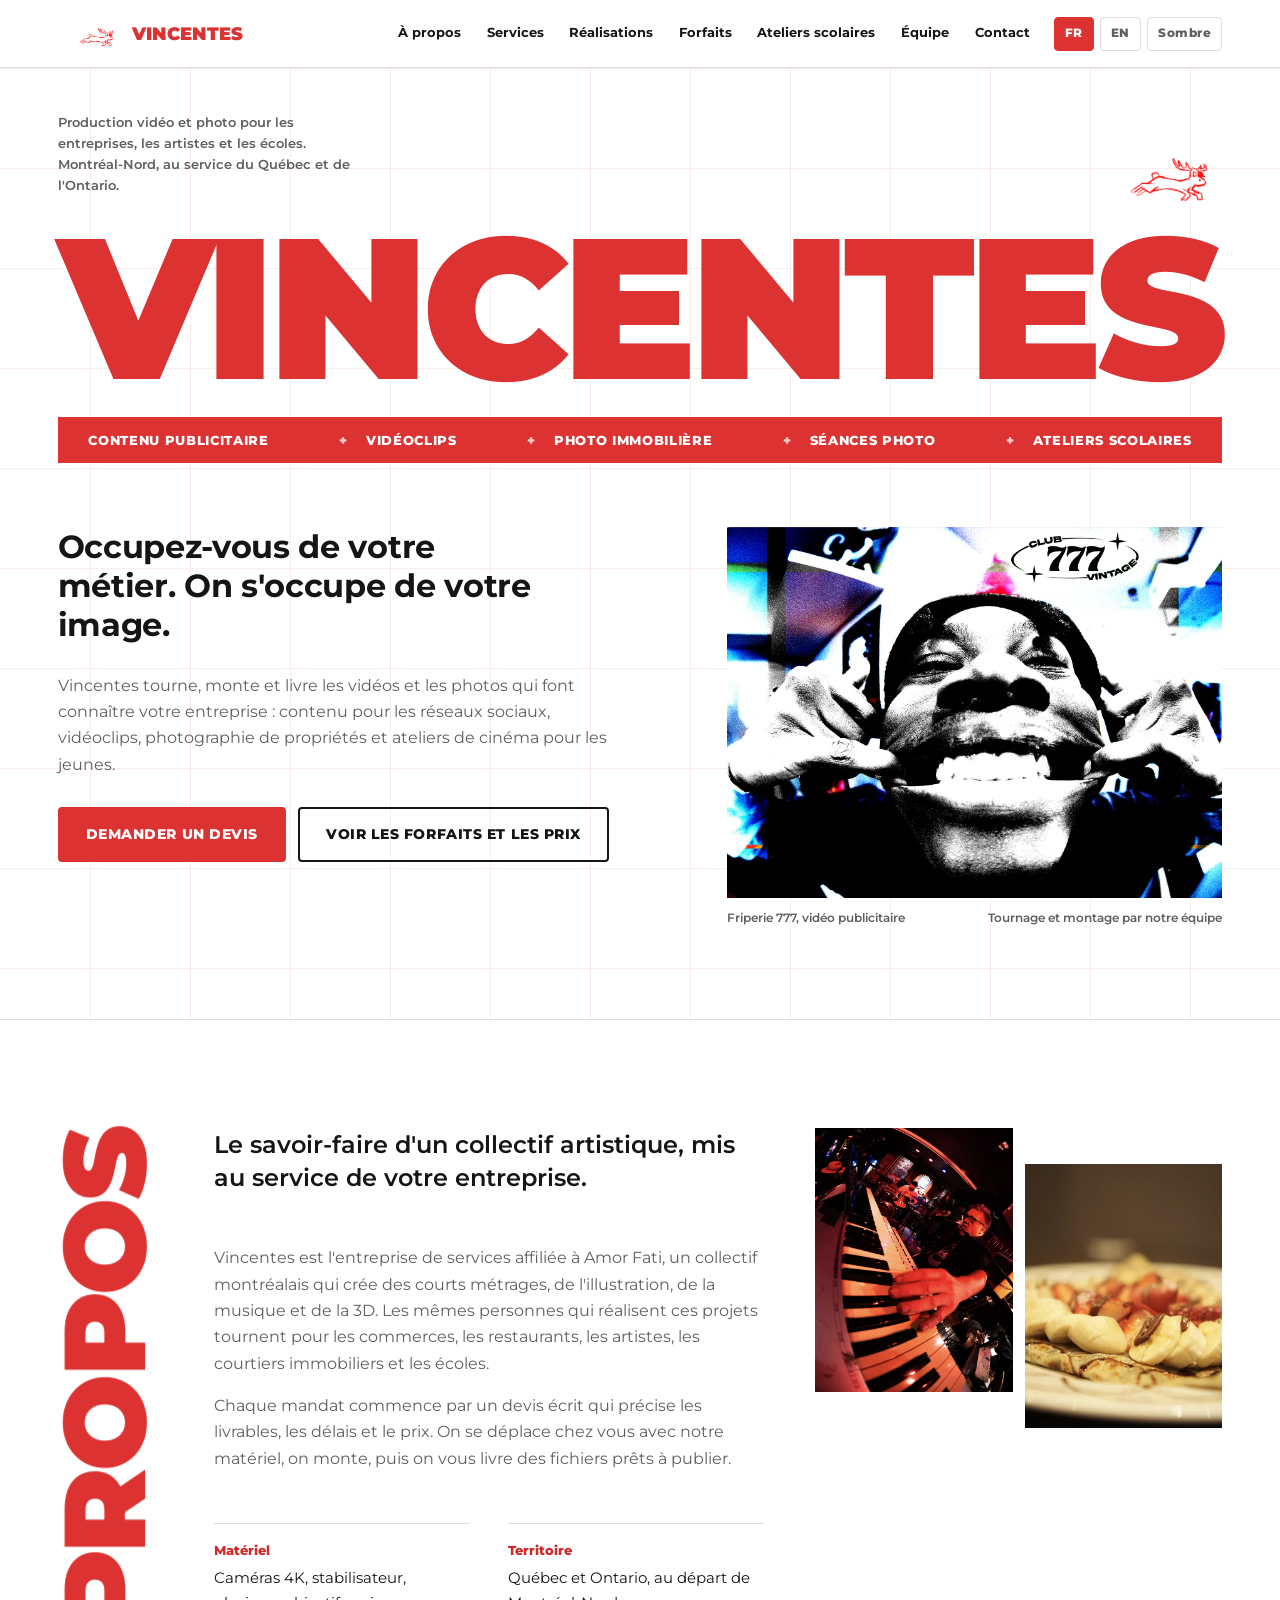
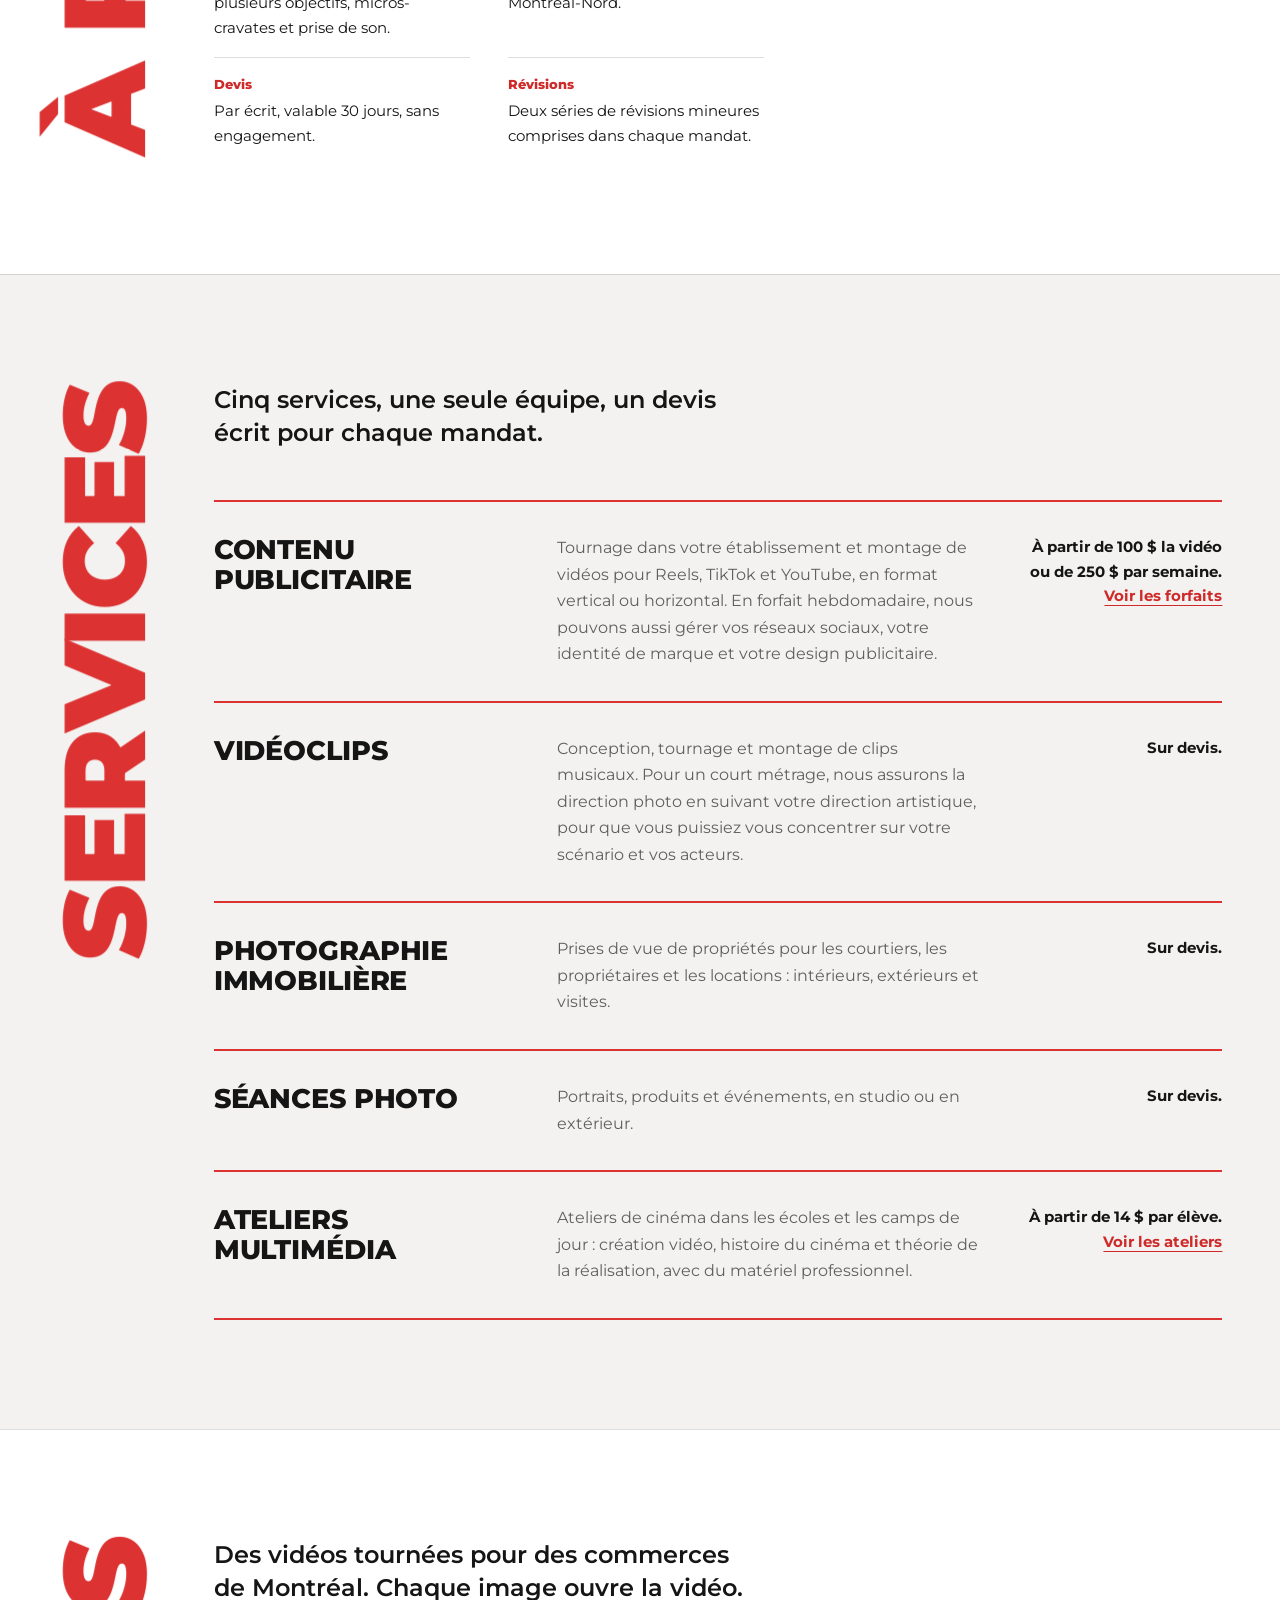
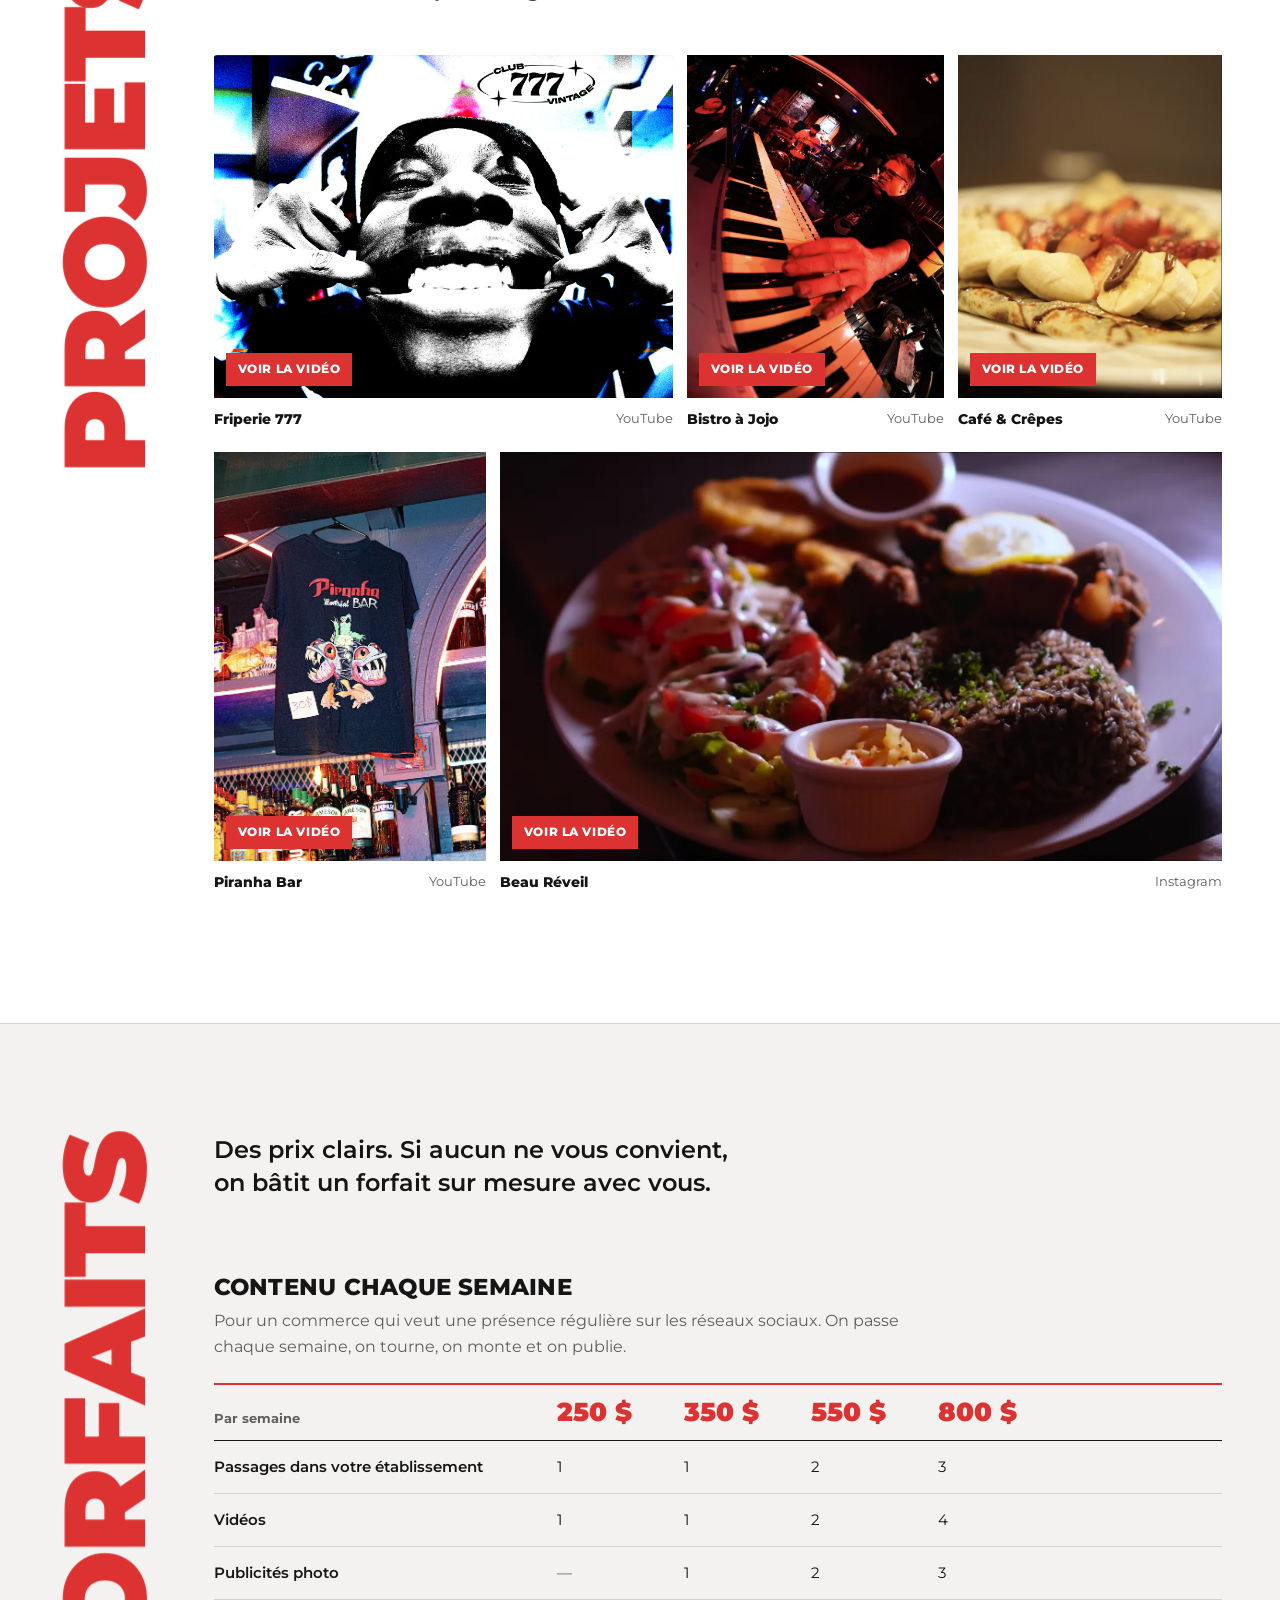
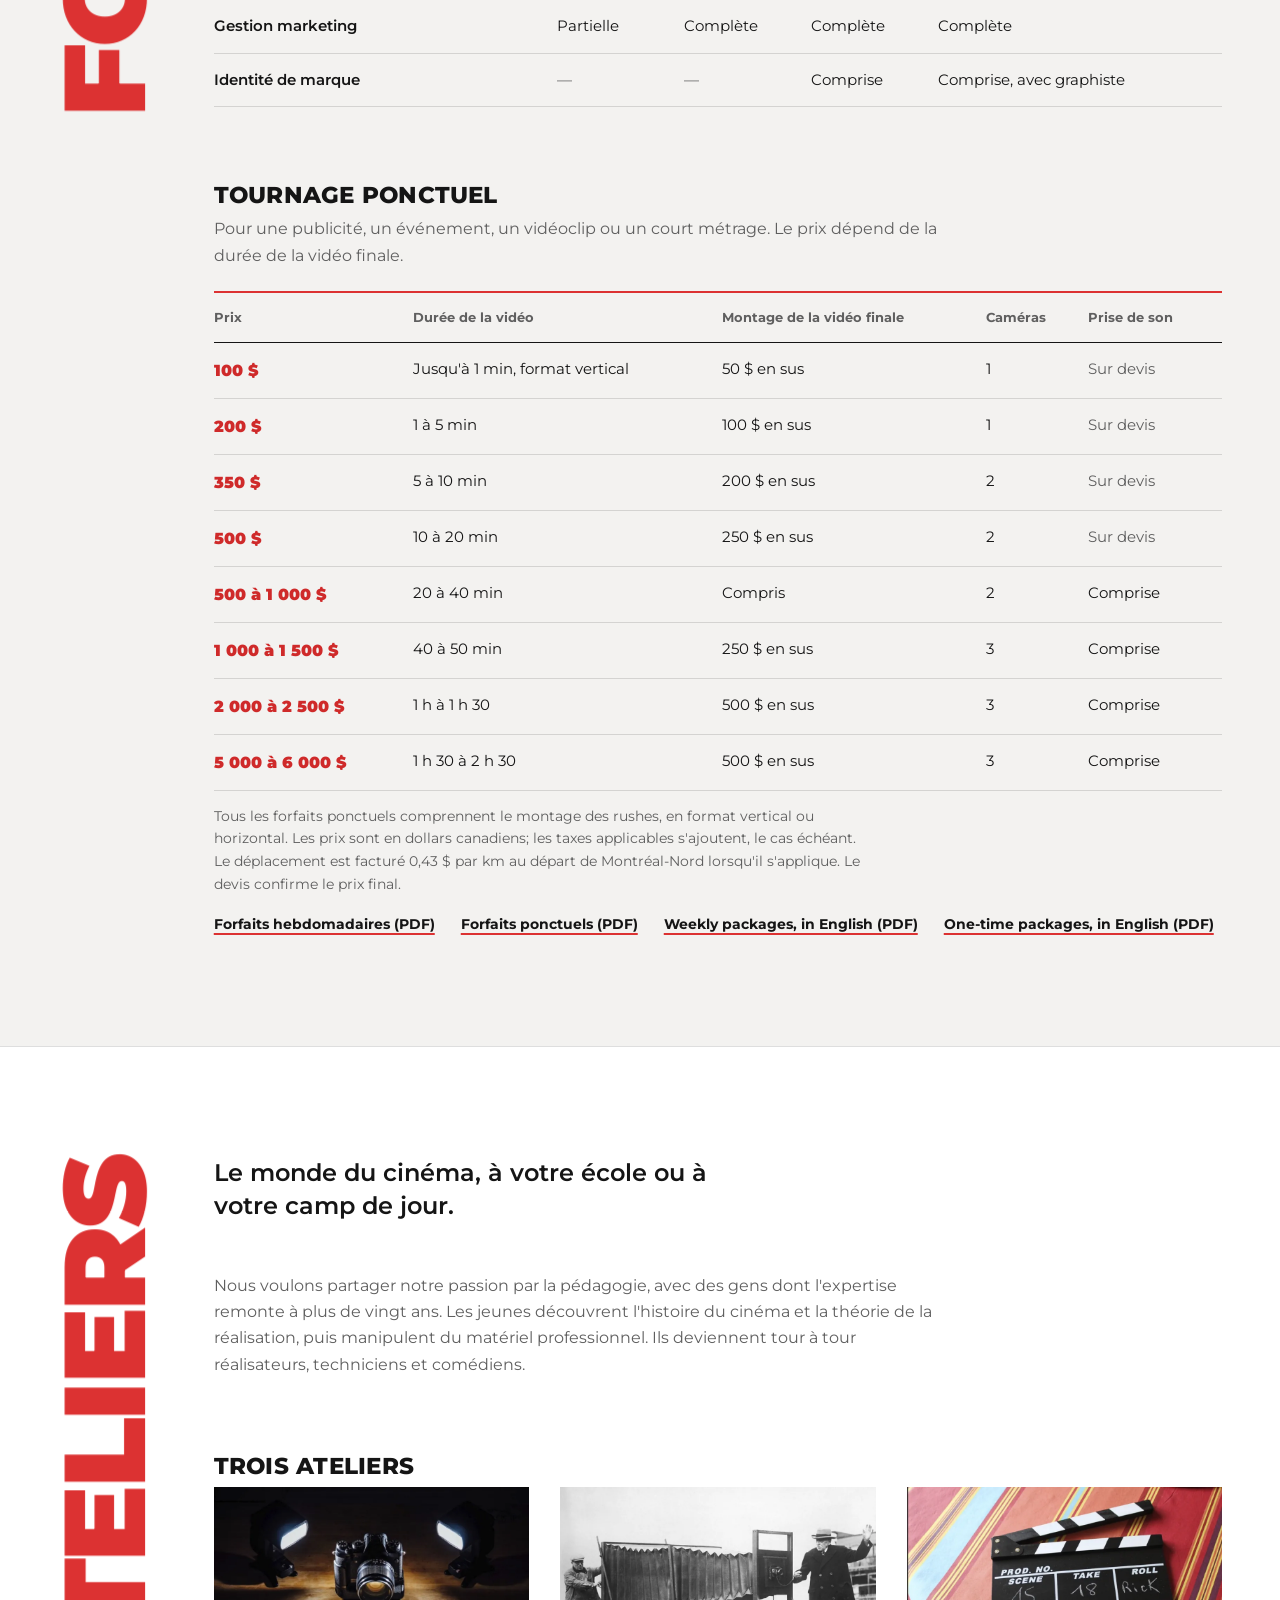
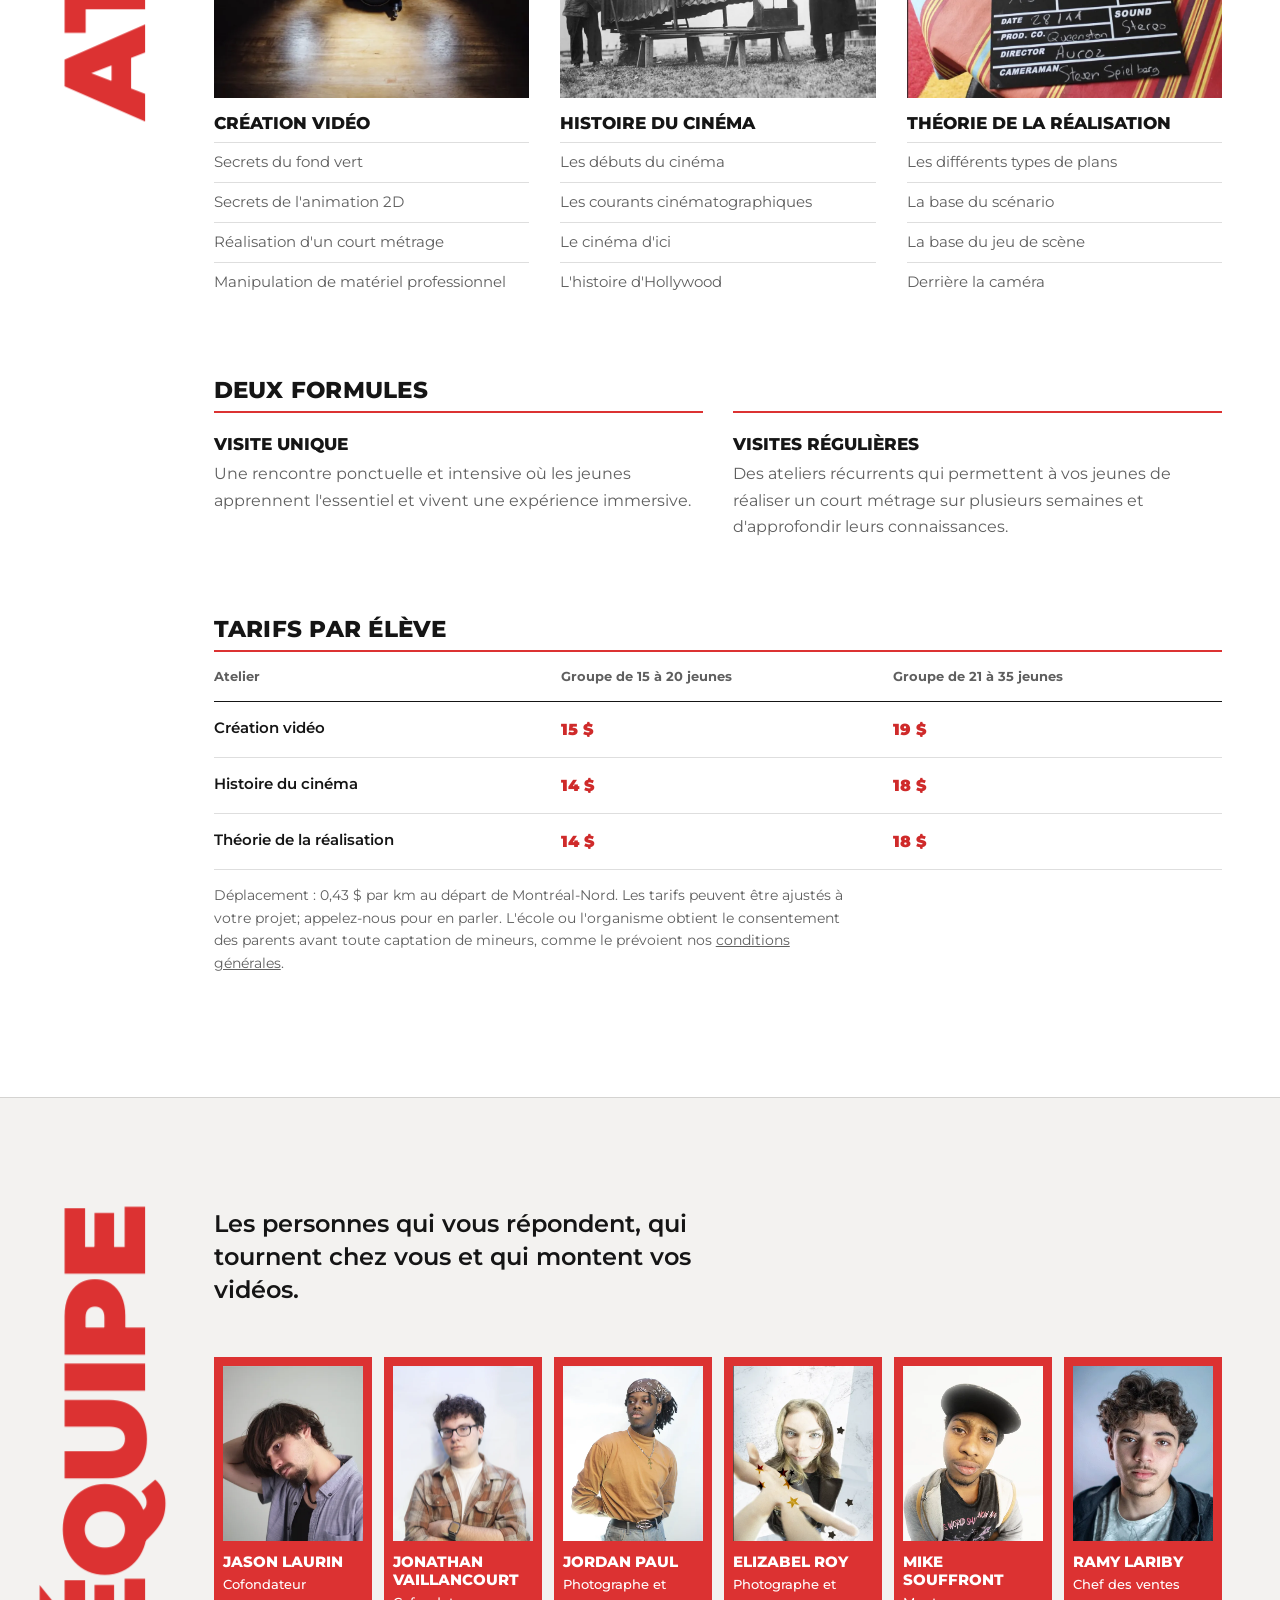
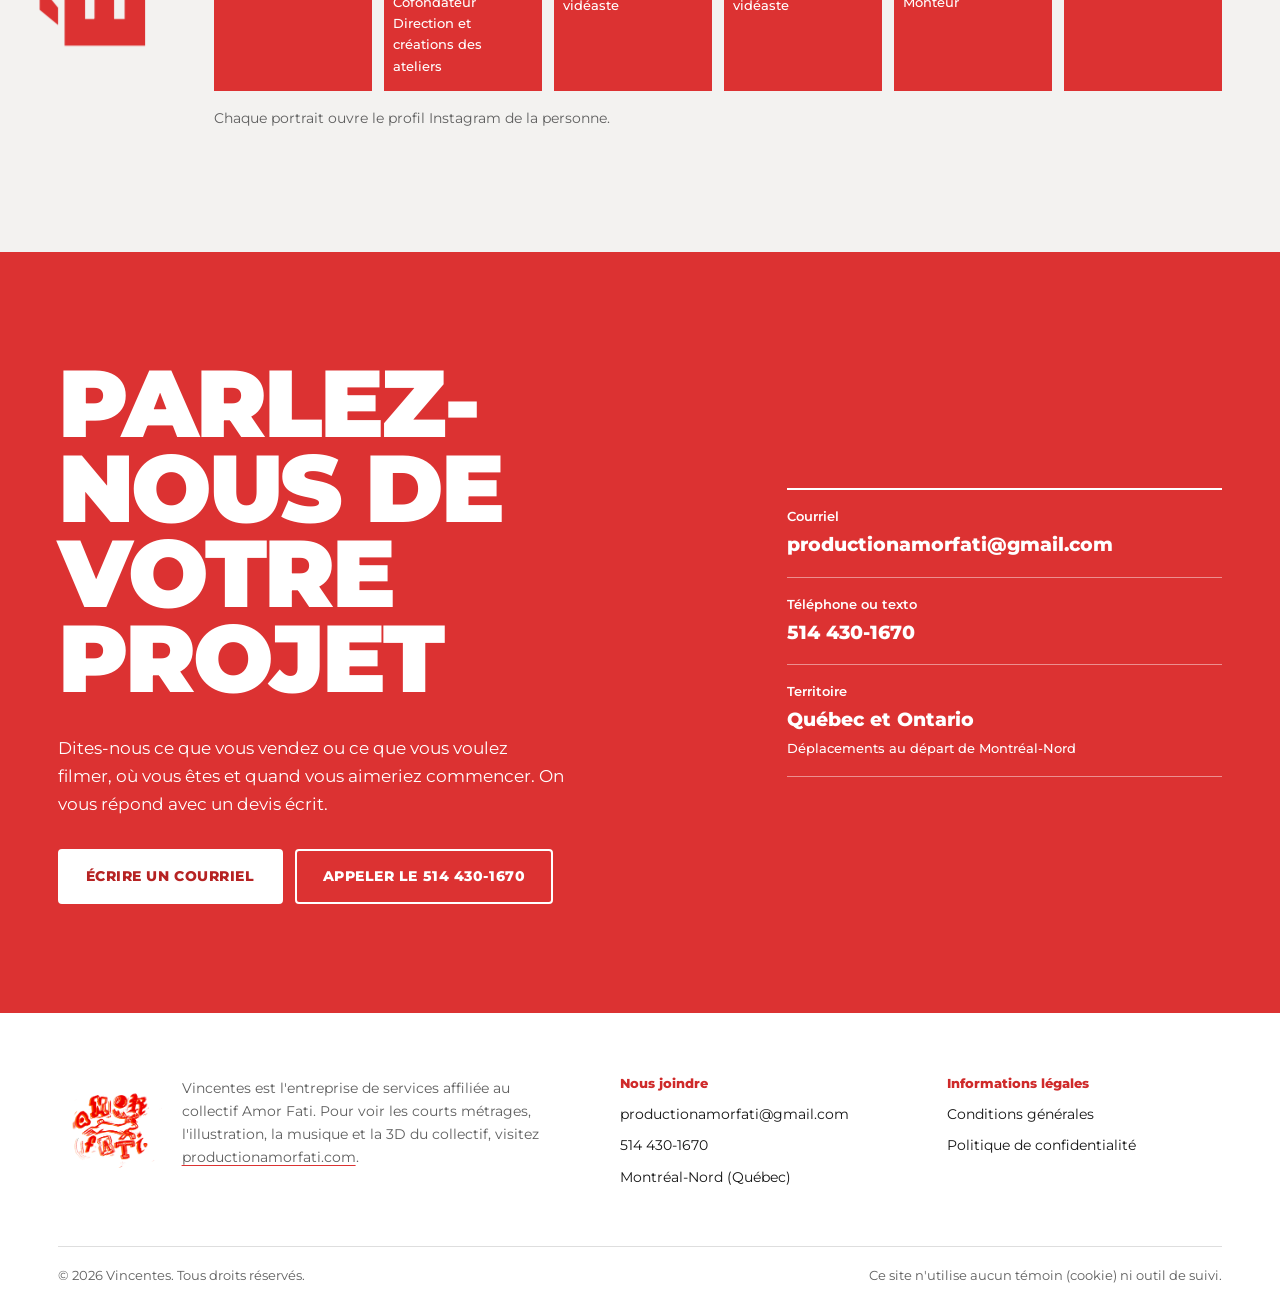
<file: index.html>
<!DOCTYPE html>
<html lang="fr-CA">
<head>
    <meta charset="UTF-8">
    <meta name="viewport" content="width=device-width, initial-scale=1">
    <title data-en="Vincentes | Video and photo production for businesses and schools — Montréal">Vincentes | Production vidéo et photo pour entreprises et écoles — Montréal</title>
    <meta name="description" content="Vincentes produit du contenu publicitaire, des vidéoclips, de la photographie immobilière, des séances photo et des ateliers multimédia pour les écoles. Entreprise de services affiliée au collectif Amor Fati, à Montréal.">
    <meta name="author" content="Vincentes">
    <meta name="robots" content="index, follow">
    <meta name="theme-color" content="#dc3232">

    <link rel="canonical" href="https://servicesvincentes.com/">
    <!-- Aperçu lors des partages (Facebook, LinkedIn, iMessage...) -->
    <meta property="og:type" content="website">
    <meta property="og:url" content="https://servicesvincentes.com/">
    <meta property="og:site_name" content="Vincentes">
    <meta property="og:locale" content="fr_CA">
    <meta property="og:locale:alternate" content="en_CA">
    <meta property="og:title" content="Vincentes | Production vidéo et photo pour entreprises et écoles — Montréal">
    <meta property="og:description" content="Vincentes produit du contenu publicitaire, des vidéoclips, de la photographie immobilière, des séances photo et des ateliers multimédia pour les écoles. Entreprise de services affiliée au collectif Amor Fati, à Montréal.">
    <meta property="og:image" content="https://servicesvincentes.com/assets/img/og-vincentes.png">
    <meta property="og:image:width" content="1200">
    <meta property="og:image:height" content="630">
    <meta name="twitter:card" content="summary_large_image">
    <meta name="twitter:image" content="https://servicesvincentes.com/assets/img/og-vincentes.png">

    <link rel="icon" type="image/png" href="assets/img/favicon.png">
    <link rel="apple-touch-icon" href="assets/img/apple-touch-icon.png">
    <link rel="stylesheet" href="assets/css/style.css">
    <script src="assets/js/main.js"></script>
    <script type="application/ld+json">
    {
      "@context": "https://schema.org",
      "@type": "LocalBusiness",
      "name": "Vincentes",
      "url": "https://servicesvincentes.com/",
      "description": "Production vidéo et photo pour les entreprises, les artistes et les écoles : contenu publicitaire, vidéoclips, photographie immobilière, séances photo et ateliers multimédia.",
      "email": "productionamorfati@gmail.com",
      "telephone": "+1-514-430-1670",
      "address": { "@type": "PostalAddress", "addressLocality": "Montréal-Nord", "addressRegion": "QC", "addressCountry": "CA" },
      "areaServed": ["Québec", "Ontario"],
      "parentOrganization": { "@type": "Organization", "name": "Amor Fati", "url": "https://productionamorfati.com/" },
      "makesOffer": [
        { "@type": "Offer", "itemOffered": { "@type": "Service", "name": "Production de contenu publicitaire" } },
        { "@type": "Offer", "itemOffered": { "@type": "Service", "name": "Réalisation de vidéoclips" } },
        { "@type": "Offer", "itemOffered": { "@type": "Service", "name": "Photographie immobilière" } },
        { "@type": "Offer", "itemOffered": { "@type": "Service", "name": "Séances photo" } },
        { "@type": "Offer", "itemOffered": { "@type": "Service", "name": "Ateliers multimédia en milieu scolaire" } }
      ]
    }
    </script>
</head>
<body>
    <a class="skip" href="#contenu" data-en="Skip to content">Aller au contenu</a>

    <header class="site-header">
        <a class="brand" href="#accueil" aria-label="Vincentes — accueil">
            <img src="assets/img/jackalope.png" alt="" width="362" height="209">
            <span>Vincentes</span>
        </a>
        <nav class="site-nav" id="site-nav" aria-label="Navigation principale">
            <a href="#a-propos" data-en="About">À propos</a>
            <a href="#services" data-en="Services">Services</a>
            <a href="#projets" data-en="Work">Réalisations</a>
            <a href="#forfaits" data-en="Packages">Forfaits</a>
            <a href="#ateliers" data-en="School workshops">Ateliers scolaires</a>
            <a href="#equipe" data-en="Team">Équipe</a>
            <a href="#contact" data-en="Contact">Contact</a>
        </nav>
        <div class="tools">
            <button class="tool-btn" type="button" data-lang="fr" aria-pressed="true" aria-label="Français">FR</button>
            <button class="tool-btn" type="button" data-lang="en" aria-pressed="false" aria-label="English">EN</button>
            <button class="tool-btn" type="button" id="theme-btn" aria-pressed="false" data-en="Dark">Sombre</button>
            <button class="tool-btn menu-btn" type="button" id="menu-btn" aria-expanded="false" aria-controls="site-nav" data-en="Menu">Menu</button>
        </div>
    </header>

    <main id="contenu">

    <!-- ============================ ACCUEIL ============================ -->
    <section class="hero" id="accueil">
        <div class="hero-inner">
            <div class="hero-meta">
                <p data-en="Video and photo production for businesses, artists and schools. Montréal-Nord, serving Quebec and Ontario.">Production vidéo et photo pour les entreprises, les artistes et les écoles. Montréal-Nord, au service du Québec et de l'Ontario.</p>
                <img class="wordmark-jackalope" src="assets/img/jackalope.png" alt="" width="362" height="209" aria-hidden="true">
            </div>
            <h1 class="wordmark">Vincentes<span class="sr-only" data-en=" — video and photo production in Montréal"> — production vidéo et photo à Montréal</span></h1>
            <ul class="hero-strip on-red">
                <li><a href="#services" data-en="Ad content">Contenu publicitaire</a></li>
                <li><a href="#services" data-en="Music videos">Vidéoclips</a></li>
                <li><a href="#services" data-en="Real estate photo">Photo immobilière</a></li>
                <li><a href="#services" data-en="Photo shoots">Séances photo</a></li>
                <li><a href="#ateliers" data-en="School workshops">Ateliers scolaires</a></li>
            </ul>

            <div class="hero-body">
                <div>
                    <p class="lede" data-en="You run your business. We take care of how it looks.">Occupez-vous de votre métier. On s'occupe de votre image.</p>
                    <p class="hero-sub" data-en="Vincentes shoots, edits and delivers the videos and photos that get your business known: social media content, music videos, property photography and film workshops for young people.">Vincentes tourne, monte et livre les vidéos et les photos qui font connaître votre entreprise : contenu pour les réseaux sociaux, vidéoclips, photographie de propriétés et ateliers de cinéma pour les jeunes.</p>
                    <div class="actions">
                        <a class="btn" href="mailto:productionamorfati@gmail.com?subject=Demande%20de%20devis%20%E2%80%94%20Vincentes" data-en="Request a quote">Demander un devis</a>
                        <a class="btn ghost" href="#forfaits" data-en="See packages and prices">Voir les forfaits et les prix</a>
                    </div>
                </div>
                <figure class="hero-figure">
                    <img src="assets/img/clients/friperie-777.webp" alt="Image tirée de la vidéo tournée pour la Friperie 777 : un homme souriant en contre-plongée, traité en noir et blanc très contrasté" width="793" height="593">
                    <figcaption><span data-en="Friperie 777, ad video">Friperie 777, vidéo publicitaire</span><span data-en="Shot and edited by our team">Tournage et montage par notre équipe</span></figcaption>
                </figure>
            </div>
        </div>
    </section>

    <!-- ============================ À PROPOS ============================ -->
    <section class="band" id="a-propos">
        <div class="band-inner">
            <h2 class="rail-title" data-en="About">À propos</h2>
            <div class="band-content">
                <div class="about-grid">
                    <div>
                        <p class="band-intro" data-en="The service side of an art collective, working for your business.">Le savoir-faire d'un collectif artistique, mis au service de votre entreprise.</p>
                        <div class="prose">
                            <p data-en="Vincentes is the service company affiliated with Amor Fati, a Montréal collective that makes short films, illustration, music and 3D. The same people who direct those projects shoot for shops, restaurants, artists, real estate brokers and schools.">Vincentes est l'entreprise de services affiliée à Amor Fati, un collectif montréalais qui crée des courts métrages, de l'illustration, de la musique et de la 3D. Les mêmes personnes qui réalisent ces projets tournent pour les commerces, les restaurants, les artistes, les courtiers immobiliers et les écoles.</p>
                            <p data-en="Every job starts with a written quote that sets out the deliverables, the timeline and the price. We come to you with our own equipment, we edit, and we deliver files that are ready to publish.">Chaque mandat commence par un devis écrit qui précise les livrables, les délais et le prix. On se déplace chez vous avec notre matériel, on monte, puis on vous livre des fichiers prêts à publier.</p>
                        </div>
                        <dl class="facts">
                            <div><dt data-en="Equipment">Matériel</dt><dd data-en="4K cameras, gimbal stabilizer, a range of lenses, lavalier microphones and audio recording.">Caméras 4K, stabilisateur, plusieurs objectifs, micros-cravates et prise de son.</dd></div>
                            <div><dt data-en="Service area">Territoire</dt><dd data-en="Quebec and Ontario, travelling out of Montréal-Nord.">Québec et Ontario, au départ de Montréal-Nord.</dd></div>
                            <div><dt data-en="Quote">Devis</dt><dd data-en="In writing, valid for 30 days, with no obligation.">Par écrit, valable 30 jours, sans engagement.</dd></div>
                            <div><dt data-en="Revisions">Révisions</dt><dd data-en="Two rounds of minor revisions included in every job.">Deux séries de révisions mineures comprises dans chaque mandat.</dd></div>
                        </dl>
                    </div>
                    <div class="about-photos">
                        <img src="assets/img/clients/bistro-a-jojo.webp" alt="Pianiste en concert au Bistro à Jojo, photographié au grand-angle sous un éclairage rouge" width="663" height="885" loading="lazy">
                        <img src="assets/img/clients/cafe-et-crepes.webp" alt="Crêpe aux fraises et aux bananes servie chez Café et Crêpes" width="667" height="864" loading="lazy">
                    </div>
                </div>
            </div>
        </div>
    </section>

    <!-- ============================ SERVICES ============================ -->
    <section class="band tinted" id="services">
        <div class="band-inner">
            <h2 class="rail-title" data-en="Services">Services</h2>
            <div class="band-content">
                <p class="band-intro" data-en="Five services, one team, one written quote per job.">Cinq services, une seule équipe, un devis écrit pour chaque mandat.</p>
                <ul class="service-list">
                    <li class="service">
                        <h3 data-en="Ad content">Contenu publicitaire</h3>
                        <p data-en="We shoot in your business and edit videos for Reels, TikTok and YouTube, in vertical or horizontal format. With a weekly package, we can also manage your social media, your brand identity and your ad design.">Tournage dans votre établissement et montage de vidéos pour Reels, TikTok et YouTube, en format vertical ou horizontal. En forfait hebdomadaire, nous pouvons aussi gérer vos réseaux sociaux, votre identité de marque et votre design publicitaire.</p>
                        <p class="price"><span data-en="From $100 per video or $250 per week.">À partir de 100 $ la vidéo ou de 250 $ par semaine.</span><br><a href="#forfaits" data-en="See packages">Voir les forfaits</a></p>
                    </li>
                    <li class="service">
                        <h3 data-en="Music videos">Vidéoclips</h3>
                        <p data-en="Concept, shooting and editing of music videos. For a short film, we handle the cinematography and follow your artistic direction, so you can focus on your script and your actors.">Conception, tournage et montage de clips musicaux. Pour un court métrage, nous assurons la direction photo en suivant votre direction artistique, pour que vous puissiez vous concentrer sur votre scénario et vos acteurs.</p>
                        <p class="price" data-en="By quote.">Sur devis.</p>
                    </li>
                    <li class="service">
                        <h3 data-en="Real estate photography">Photographie immobilière</h3>
                        <p data-en="Photos of properties for brokers, owners and rentals: interiors, exteriors and walkthroughs.">Prises de vue de propriétés pour les courtiers, les propriétaires et les locations : intérieurs, extérieurs et visites.</p>
                        <p class="price" data-en="By quote.">Sur devis.</p>
                    </li>
                    <li class="service">
                        <h3 data-en="Photo shoots">Séances photo</h3>
                        <p data-en="Portraits, products and events, in a studio or outdoors.">Portraits, produits et événements, en studio ou en extérieur.</p>
                        <p class="price" data-en="By quote.">Sur devis.</p>
                    </li>
                    <li class="service">
                        <h3 data-en="Multimedia workshops">Ateliers multimédia</h3>
                        <p data-en="Film workshops in schools and day camps: video creation, film history and directing theory, with professional equipment.">Ateliers de cinéma dans les écoles et les camps de jour : création vidéo, histoire du cinéma et théorie de la réalisation, avec du matériel professionnel.</p>
                        <p class="price"><span data-en="From $14 per student.">À partir de 14 $ par élève.</span><br><a href="#ateliers" data-en="See workshops">Voir les ateliers</a></p>
                    </li>
                </ul>
            </div>
        </div>
    </section>

    <!-- ============================ RÉALISATIONS ============================ -->
    <section class="band" id="projets">
        <div class="band-inner">
            <h2 class="rail-title" data-en="Work">Projets</h2>
            <div class="band-content">
                <p class="band-intro" data-en="Videos shot for Montréal businesses. Each image opens the video.">Des vidéos tournées pour des commerces de Montréal. Chaque image ouvre la vidéo.</p>
                <div class="work-row">
                    <a class="work wide" style="--ar:1.337" href="https://www.youtube.com/shorts/ZappL48qgbQ" target="_blank" rel="noopener">
                        <div class="work-img"><img src="assets/img/clients/friperie-777.webp" alt="Friperie 777 : portrait en contre-plongée, noir et blanc contrasté" loading="lazy"><span class="work-play" data-en="Watch the video">Voir la vidéo</span></div>
                        <div class="work-cap"><strong>Friperie 777</strong><span>YouTube</span></div>
                    </a>
                    <a class="work" style="--ar:0.749" href="https://www.youtube.com/shorts/lZZNtsFhsY4" target="_blank" rel="noopener">
                        <div class="work-img"><img src="assets/img/clients/bistro-a-jojo.webp" alt="Bistro à Jojo : pianiste sur scène" loading="lazy"><span class="work-play" data-en="Watch the video">Voir la vidéo</span></div>
                        <div class="work-cap"><strong>Bistro à Jojo</strong><span>YouTube</span></div>
                    </a>
                    <a class="work" style="--ar:0.772" href="https://www.youtube.com/watch?v=5gc4kjuLFOo" target="_blank" rel="noopener">
                        <div class="work-img"><img src="assets/img/clients/cafe-et-crepes.webp" alt="Café et Crêpes : crêpe aux fruits" loading="lazy"><span class="work-play" data-en="Watch the video">Voir la vidéo</span></div>
                        <div class="work-cap"><strong>Café &amp; Crêpes</strong><span>YouTube</span></div>
                    </a>
                </div>
                <div class="work-row">
                    <a class="work" style="--ar:0.666" href="https://www.youtube.com/shorts/1hRdDMp_rv4" target="_blank" rel="noopener">
                        <div class="work-img"><img src="assets/img/clients/piranha-bar.webp" alt="Piranha Bar : t-shirt du bar suspendu au-dessus des bouteilles" loading="lazy"><span class="work-play" data-en="Watch the video">Voir la vidéo</span></div>
                        <div class="work-cap"><strong>Piranha Bar</strong><span>YouTube</span></div>
                    </a>
                    <a class="work" style="--ar:1.769" href="https://www.instagram.com/reel/DYiwM9euzUq/" target="_blank" rel="noopener">
                        <div class="work-img"><img src="assets/img/clients/beau-reveil.webp" alt="Beau Réveil : assiette de déjeuner garnie" loading="lazy"><span class="work-play" data-en="Watch the video">Voir la vidéo</span></div>
                        <div class="work-cap"><strong>Beau Réveil</strong><span>Instagram</span></div>
                    </a>
                </div>
            </div>
        </div>
    </section>

    <!-- ============================ FORFAITS ============================ -->
    <section class="band tinted" id="forfaits">
        <div class="band-inner">
            <h2 class="rail-title" data-en="Packages">Forfaits</h2>
            <div class="band-content">
                <p class="band-intro" data-en="Clear prices. If none of these fits, we build a custom package with you.">Des prix clairs. Si aucun ne vous convient, on bâtit un forfait sur mesure avec vous.</p>

                <h3 class="sub-title" data-en="Weekly content">Contenu chaque semaine</h3>
                <p class="sub-lead" data-en="For a business that wants a steady presence on social media. We come by every week, shoot, edit and publish.">Pour un commerce qui veut une présence régulière sur les réseaux sociaux. On passe chaque semaine, on tourne, on monte et on publie.</p>
                <div class="table-wrap" tabindex="0" role="region" aria-label="Forfaits hebdomadaires">
                    <table class="plans">
                        <thead>
                            <tr>
                                <th scope="col" data-en="Per week">Par semaine</th>
                                <th scope="col">250 $</th>
                                <th scope="col">350 $</th>
                                <th scope="col">550 $</th>
                                <th scope="col">800 $</th>
                            </tr>
                        </thead>
                        <tbody>
                            <tr><th scope="row" data-en="Visits to your business">Passages dans votre établissement</th><td>1</td><td>1</td><td>2</td><td>3</td></tr>
                            <tr><th scope="row" data-en="Videos">Vidéos</th><td>1</td><td>1</td><td>2</td><td>4</td></tr>
                            <tr><th scope="row" data-en="Photo ads">Publicités photo</th><td class="none">—</td><td>1</td><td>2</td><td>3</td></tr>
                            <tr><th scope="row" data-en="Marketing management">Gestion marketing</th><td data-en="Partial">Partielle</td><td data-en="Full">Complète</td><td data-en="Full">Complète</td><td data-en="Full">Complète</td></tr>
                            <tr><th scope="row" data-en="Brand identity">Identité de marque</th><td class="none">—</td><td class="none">—</td><td data-en="Included">Comprise</td><td data-en="Included, with a graphic designer">Comprise, avec graphiste</td></tr>
                        </tbody>
                    </table>
                </div>

                <h3 class="sub-title" data-en="One-time shoot">Tournage ponctuel</h3>
                <p class="sub-lead" data-en="For an ad, an event, a music video or a short film. The price depends on the length of the final video.">Pour une publicité, un événement, un vidéoclip ou un court métrage. Le prix dépend de la durée de la vidéo finale.</p>
                <div class="table-wrap" tabindex="0" role="region" aria-label="Forfaits de tournage ponctuel">
                    <table>
                        <thead>
                            <tr>
                                <th scope="col" data-en="Price">Prix</th>
                                <th scope="col" data-en="Length of the video">Durée de la vidéo</th>
                                <th scope="col" data-en="Editing of the final video">Montage de la vidéo finale</th>
                                <th scope="col" data-en="Cameras">Caméras</th>
                                <th scope="col" data-en="Sound recording">Prise de son</th>
                            </tr>
                        </thead>
                        <tbody>
                            <tr><th scope="row" class="amount">100 $</th><td data-en="Up to 1 min, vertical">Jusqu'à 1 min, format vertical</td><td data-en="Add $50">50 $ en sus</td><td>1</td><td class="none" data-en="By quote">Sur devis</td></tr>
                            <tr><th scope="row" class="amount">200 $</th><td data-en="1 to 5 min">1 à 5 min</td><td data-en="Add $100">100 $ en sus</td><td>1</td><td class="none" data-en="By quote">Sur devis</td></tr>
                            <tr><th scope="row" class="amount">350 $</th><td data-en="5 to 10 min">5 à 10 min</td><td data-en="Add $200">200 $ en sus</td><td>2</td><td class="none" data-en="By quote">Sur devis</td></tr>
                            <tr><th scope="row" class="amount">500 $</th><td data-en="10 to 20 min">10 à 20 min</td><td data-en="Add $250">250 $ en sus</td><td>2</td><td class="none" data-en="By quote">Sur devis</td></tr>
                            <tr><th scope="row" class="amount" data-en="$500 to $1,000">500 à 1 000 $</th><td data-en="20 to 40 min">20 à 40 min</td><td data-en="Included">Compris</td><td>2</td><td data-en="Included">Comprise</td></tr>
                            <tr><th scope="row" class="amount" data-en="$1,000 to $1,500">1 000 à 1 500 $</th><td data-en="40 to 50 min">40 à 50 min</td><td data-en="Add $250">250 $ en sus</td><td>3</td><td data-en="Included">Comprise</td></tr>
                            <tr><th scope="row" class="amount" data-en="$2,000 to $2,500">2 000 à 2 500 $</th><td data-en="1 h to 1 h 30">1 h à 1 h 30</td><td data-en="Add $500">500 $ en sus</td><td>3</td><td data-en="Included">Comprise</td></tr>
                            <tr><th scope="row" class="amount" data-en="$5,000 to $6,000">5 000 à 6 000 $</th><td data-en="1 h 30 to 2 h 30">1 h 30 à 2 h 30</td><td data-en="Add $500">500 $ en sus</td><td>3</td><td data-en="Included">Comprise</td></tr>
                        </tbody>
                    </table>
                </div>
                <p class="note" data-en="Every one-time package includes editing of the rushes, in vertical or horizontal format. Prices are in Canadian dollars; applicable taxes are extra. Travel is billed at $0.43 per km from Montréal-Nord when it applies. The quote confirms the final price.">Tous les forfaits ponctuels comprennent le montage des rushes, en format vertical ou horizontal. Les prix sont en dollars canadiens; les taxes applicables s'ajoutent, le cas échéant. Le déplacement est facturé 0,43 $ par km au départ de Montréal-Nord lorsqu'il s'applique. Le devis confirme le prix final.</p>
                <ul class="pdf-links">
                    <li><a href="assets/pdf/forfait-long.pdf" target="_blank" rel="noopener" data-en="Weekly packages, in French (PDF)">Forfaits hebdomadaires (PDF)</a></li>
                    <li><a href="assets/pdf/forfait-unique.pdf" target="_blank" rel="noopener" data-en="One-time packages, in French (PDF)">Forfaits ponctuels (PDF)</a></li>
                    <li><a href="assets/pdf/forfaitlongenglish.pdf" target="_blank" rel="noopener" lang="en">Weekly packages, in English (PDF)</a></li>
                    <li><a href="assets/pdf/forfaitcontratuniqueenglish.pdf" target="_blank" rel="noopener" lang="en">One-time packages, in English (PDF)</a></li>
                </ul>
            </div>
        </div>
    </section>

    <!-- ============================ ATELIERS ============================ -->
    <section class="band" id="ateliers">
        <div class="band-inner">
            <h2 class="rail-title" data-en="Workshops">Ateliers</h2>
            <div class="band-content">
                <p class="band-intro" data-en="The world of film, at your school or day camp.">Le monde du cinéma, à votre école ou à votre camp de jour.</p>
                <div class="prose">
                    <p data-en="We want to share our passion through teaching, alongside people whose experience goes back more than twenty years. Students explore film history and directing theory, then handle professional equipment. They take turns being directors, technicians and actors.">Nous voulons partager notre passion par la pédagogie, avec des gens dont l'expertise remonte à plus de vingt ans. Les jeunes découvrent l'histoire du cinéma et la théorie de la réalisation, puis manipulent du matériel professionnel. Ils deviennent tour à tour réalisateurs, techniciens et comédiens.</p>
                </div>

                <h3 class="sub-title" data-en="Three workshops">Trois ateliers</h3>
                <div class="workshops">
                    <div class="workshop">
                        <img src="assets/img/ateliers/atelier-creation-video.webp" alt="Appareil photo encadré de deux flashs de studio" width="900" height="606" loading="lazy">
                        <h4 data-en="Video creation">Création vidéo</h4>
                        <ul>
                            <li data-en="Green screen secrets">Secrets du fond vert</li>
                            <li data-en="2D animation secrets">Secrets de l'animation 2D</li>
                            <li data-en="Making a short film">Réalisation d'un court métrage</li>
                            <li data-en="Handling professional equipment">Manipulation de matériel professionnel</li>
                        </ul>
                    </div>
                    <div class="workshop">
                        <img src="assets/img/ateliers/atelier-histoire-cinema.webp" alt="Chambre photographique géante manipulée par deux hommes, archive en noir et blanc" width="900" height="648" loading="lazy">
                        <h4 data-en="Film history">Histoire du cinéma</h4>
                        <ul>
                            <li data-en="The early days of cinema">Les débuts du cinéma</li>
                            <li data-en="Film movements">Les courants cinématographiques</li>
                            <li data-en="Our local film history">Le cinéma d'ici</li>
                            <li data-en="The story of Hollywood">L'histoire d'Hollywood</li>
                        </ul>
                    </div>
                    <div class="workshop">
                        <img src="assets/img/ateliers/atelier-realisation.webp" alt="Claquette de tournage posée sur une nappe rayée" width="900" height="602" loading="lazy">
                        <h4 data-en="Directing theory">Théorie de la réalisation</h4>
                        <ul>
                            <li data-en="The different types of shots">Les différents types de plans</li>
                            <li data-en="Screenwriting basics">La base du scénario</li>
                            <li data-en="Acting basics">La base du jeu de scène</li>
                            <li data-en="Behind the camera">Derrière la caméra</li>
                        </ul>
                    </div>
                </div>

                <h3 class="sub-title" data-en="Two formats">Deux formules</h3>
                <div class="formulas">
                    <div class="formula">
                        <h4 data-en="One-time visit">Visite unique</h4>
                        <p data-en="A single, intensive session where students learn the essentials and live an immersive experience.">Une rencontre ponctuelle et intensive où les jeunes apprennent l'essentiel et vivent une expérience immersive.</p>
                    </div>
                    <div class="formula">
                        <h4 data-en="Regular visits">Visites régulières</h4>
                        <p data-en="Recurring workshops that let your students make a short film over several weeks and deepen what they learn.">Des ateliers récurrents qui permettent à vos jeunes de réaliser un court métrage sur plusieurs semaines et d'approfondir leurs connaissances.</p>
                    </div>
                </div>

                <h3 class="sub-title" data-en="Rates per student">Tarifs par élève</h3>
                <div class="table-wrap" tabindex="0" role="region" aria-label="Tarifs des ateliers">
                    <table>
                        <thead>
                            <tr>
                                <th scope="col" data-en="Workshop">Atelier</th>
                                <th scope="col" data-en="Group of 15 to 20">Groupe de 15 à 20 jeunes</th>
                                <th scope="col" data-en="Group of 21 to 35">Groupe de 21 à 35 jeunes</th>
                            </tr>
                        </thead>
                        <tbody>
                            <tr><th scope="row" data-en="Video creation">Création vidéo</th><td class="amount">15 $</td><td class="amount">19 $</td></tr>
                            <tr><th scope="row" data-en="Film history">Histoire du cinéma</th><td class="amount">14 $</td><td class="amount">18 $</td></tr>
                            <tr><th scope="row" data-en="Directing theory">Théorie de la réalisation</th><td class="amount">14 $</td><td class="amount">18 $</td></tr>
                        </tbody>
                    </table>
                </div>
                <p class="note" data-en="Travel: $0.43 per km from Montréal-Nord. Rates can be adjusted to your project; call us to talk about it. The school or organization obtains parental consent before any filming of minors, as set out in our <a href='conditions.html#cg-ateliers'>terms and conditions</a>.">Déplacement : 0,43 $ par km au départ de Montréal-Nord. Les tarifs peuvent être ajustés à votre projet; appelez-nous pour en parler. L'école ou l'organisme obtient le consentement des parents avant toute captation de mineurs, comme le prévoient nos <a href="conditions.html#cg-ateliers">conditions générales</a>.</p>
            </div>
        </div>
    </section>

    <!-- ============================ ÉQUIPE ============================ -->
    <section class="band tinted" id="equipe">
        <div class="band-inner">
            <h2 class="rail-title" data-en="Team">Équipe</h2>
            <div class="band-content">
                <p class="band-intro" data-en="The people who answer you, shoot at your place and edit your videos.">Les personnes qui vous répondent, qui tournent chez vous et qui montent vos vidéos.</p>
                <div class="team">
                    <a class="member" href="https://www.instagram.com/jason_s_draw/" target="_blank" rel="noopener">
                        <img src="assets/img/equipe/jason.webp" alt="Portrait de Jason Laurin" width="512" height="722" loading="lazy">
                        <span class="member-name">Jason Laurin</span>
                        <span class="member-role" data-en="Co-founder">Cofondateur</span>
                    </a>
                    <a class="member" href="https://www.instagram.com/jonahmarcy/" target="_blank" rel="noopener">
                        <img src="assets/img/equipe/jonathan.webp" alt="Portrait de Jonathan Vaillancourt" width="560" height="753" loading="lazy">
                        <span class="member-name">Jonathan Vaillancourt</span>
                        <span class="member-role" data-en="Co-founder<br>Workshop direction and development">Cofondateur<br>Direction et créations des ateliers</span>
                    </a>
                    <a class="member" href="https://www.instagram.com/yacancallmejo/" target="_blank" rel="noopener">
                        <img src="assets/img/equipe/jordan.webp" alt="Portrait de Jordan Paul" width="544" height="723" loading="lazy">
                        <span class="member-name">Jordan Paul</span>
                        <span class="member-role" data-en="Photographer and videographer">Photographe et vidéaste</span>
                    </a>
                    <a class="member" href="https://www.instagram.com/true._ivy" target="_blank" rel="noopener">
                        <img src="assets/img/equipe/elizabel.webp" alt="Portrait de Elizabel Roy" width="502" height="665" loading="lazy">
                        <span class="member-name">Elizabel Roy</span>
                        <span class="member-role" data-en="Photographer and videographer">Photographe et vidéaste</span>
                    </a>
                    <a class="member" href="https://www.instagram.com/mikeolivier_/" target="_blank" rel="noopener">
                        <img src="assets/img/equipe/mike.webp" alt="Portrait de Mike Souffront" width="541" height="723" loading="lazy">
                        <span class="member-name">Mike Souffront</span>
                        <span class="member-role" data-en="Editor">Monteur</span>
                    </a>
                    <a class="member" href="https://www.instagram.com/roramy_213/" target="_blank" rel="noopener">
                        <img src="assets/img/equipe/ramy.webp" alt="Portrait de Ramy Lariby" width="470" height="626" loading="lazy">
                        <span class="member-name">Ramy Lariby</span>
                        <span class="member-role" data-en="Head of sales">Chef des ventes</span>
                    </a>
                </div>
                <p class="note" style="margin-top:16px" data-en="Each portrait opens that person's Instagram profile.">Chaque portrait ouvre le profil Instagram de la personne.</p>
            </div>
        </div>
    </section>

    <!-- ============================ CONTACT ============================ -->
    <section class="contact on-red" id="contact">
        <div class="contact-inner">
            <div>
                <h2 data-en="Tell us about your project">Parlez-nous de votre projet</h2>
                <p class="contact-lead" data-en="Tell us what you sell or what you want to film, where you are and when you'd like to start. We reply with a written quote.">Dites-nous ce que vous vendez ou ce que vous voulez filmer, où vous êtes et quand vous aimeriez commencer. On vous répond avec un devis écrit.</p>
                <div class="actions">
                    <a class="btn" href="mailto:productionamorfati@gmail.com?subject=Demande%20de%20devis%20%E2%80%94%20Vincentes" data-en="Write an email">Écrire un courriel</a>
                    <a class="btn ghost" href="tel:+15144301670" data-en="Call 514 430-1670">Appeler le 514 430-1670</a>
                </div>
            </div>
            <dl class="contact-card">
                <div><dt data-en="Email">Courriel</dt><dd><a href="mailto:productionamorfati@gmail.com">productionamorfati@gmail.com</a></dd></div>
                <div><dt data-en="Phone or text">Téléphone ou texto</dt><dd><a href="tel:+15144301670">514 430-1670</a></dd></div>
                <div><dt data-en="Service area">Territoire</dt><dd><span data-en="Quebec and Ontario">Québec et Ontario</span><small data-en="Travelling out of Montréal-Nord">Déplacements au départ de Montréal-Nord</small></dd></div>
            </dl>
        </div>
    </section>

    </main>

    <footer class="site-footer">
        <div class="footer-inner">
            <div class="footer-brand">
                <img src="assets/img/logo-amorfati.webp" alt="Logo d'Amor Fati" width="480" height="474" loading="lazy">
                <p data-en="Vincentes is the service company affiliated with the Amor Fati collective. To see the collective's short films, illustration, music and 3D work, visit <a href='https://productionamorfati.com' target='_blank' rel='noopener'>productionamorfati.com</a>.">Vincentes est l'entreprise de services affiliée au collectif Amor Fati. Pour voir les courts métrages, l'illustration, la musique et la 3D du collectif, visitez <a href="https://productionamorfati.com" target="_blank" rel="noopener">productionamorfati.com</a>.</p>
            </div>
            <div class="footer-col">
                <h2 data-en="Contact">Nous joindre</h2>
                <ul>
                    <li><a href="mailto:productionamorfati@gmail.com">productionamorfati@gmail.com</a></li>
                    <li><a href="tel:+15144301670">514 430-1670</a></li>
                    <li data-en="Montréal-Nord, Quebec">Montréal-Nord (Québec)</li>
                </ul>
            </div>
            <div class="footer-col">
                <h2 data-en="Legal">Informations légales</h2>
                <ul>
                    <li><a href="conditions.html" data-en="Terms and conditions">Conditions générales</a></li>
                    <li><a href="confidentialite.html" data-en="Privacy policy">Politique de confidentialité</a></li>
                </ul>
            </div>
        </div>
        <div class="footer-legal">
            <p>&copy; <span id="year">2026</span> Vincentes. <span data-en="All rights reserved.">Tous droits réservés.</span></p>
            <p data-en="This site uses no cookies and no tracking tools.">Ce site n'utilise aucun témoin (cookie) ni outil de suivi.</p>
        </div>
    </footer>
</body>
</html>
</file>
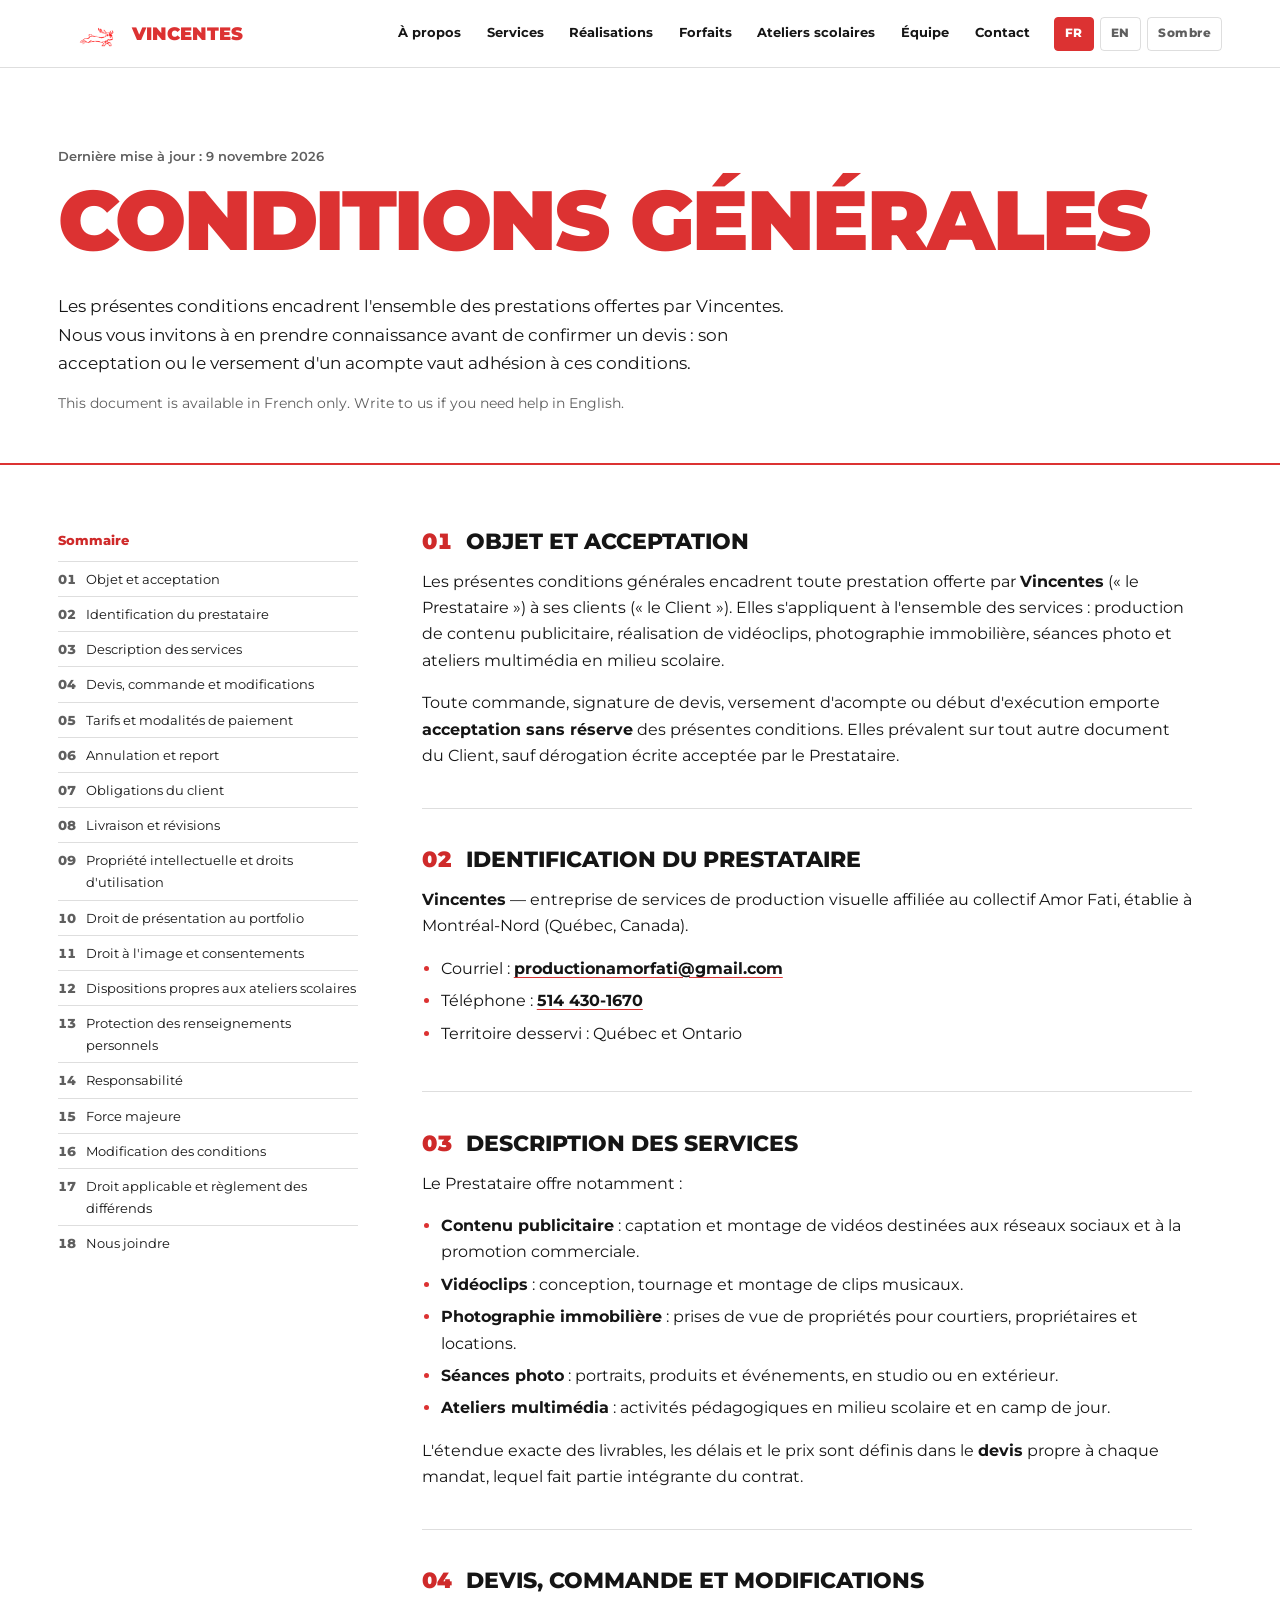
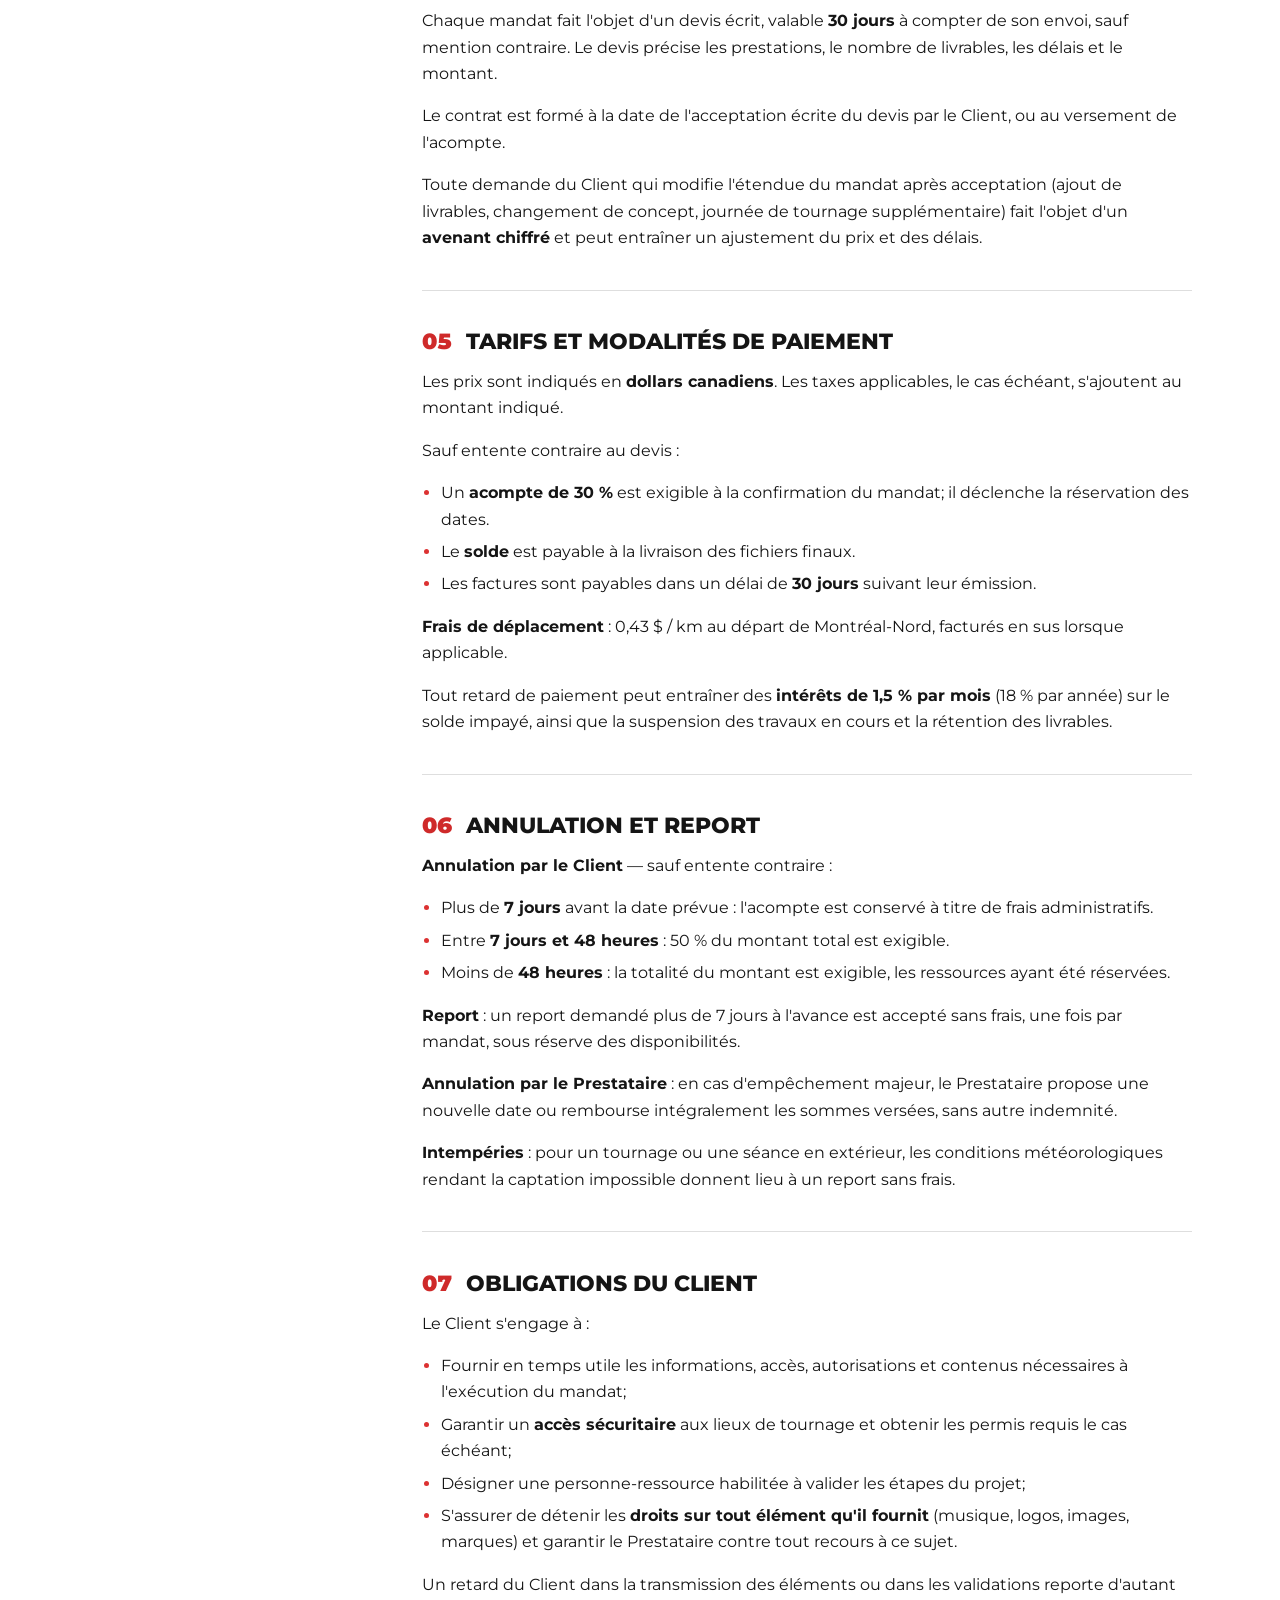
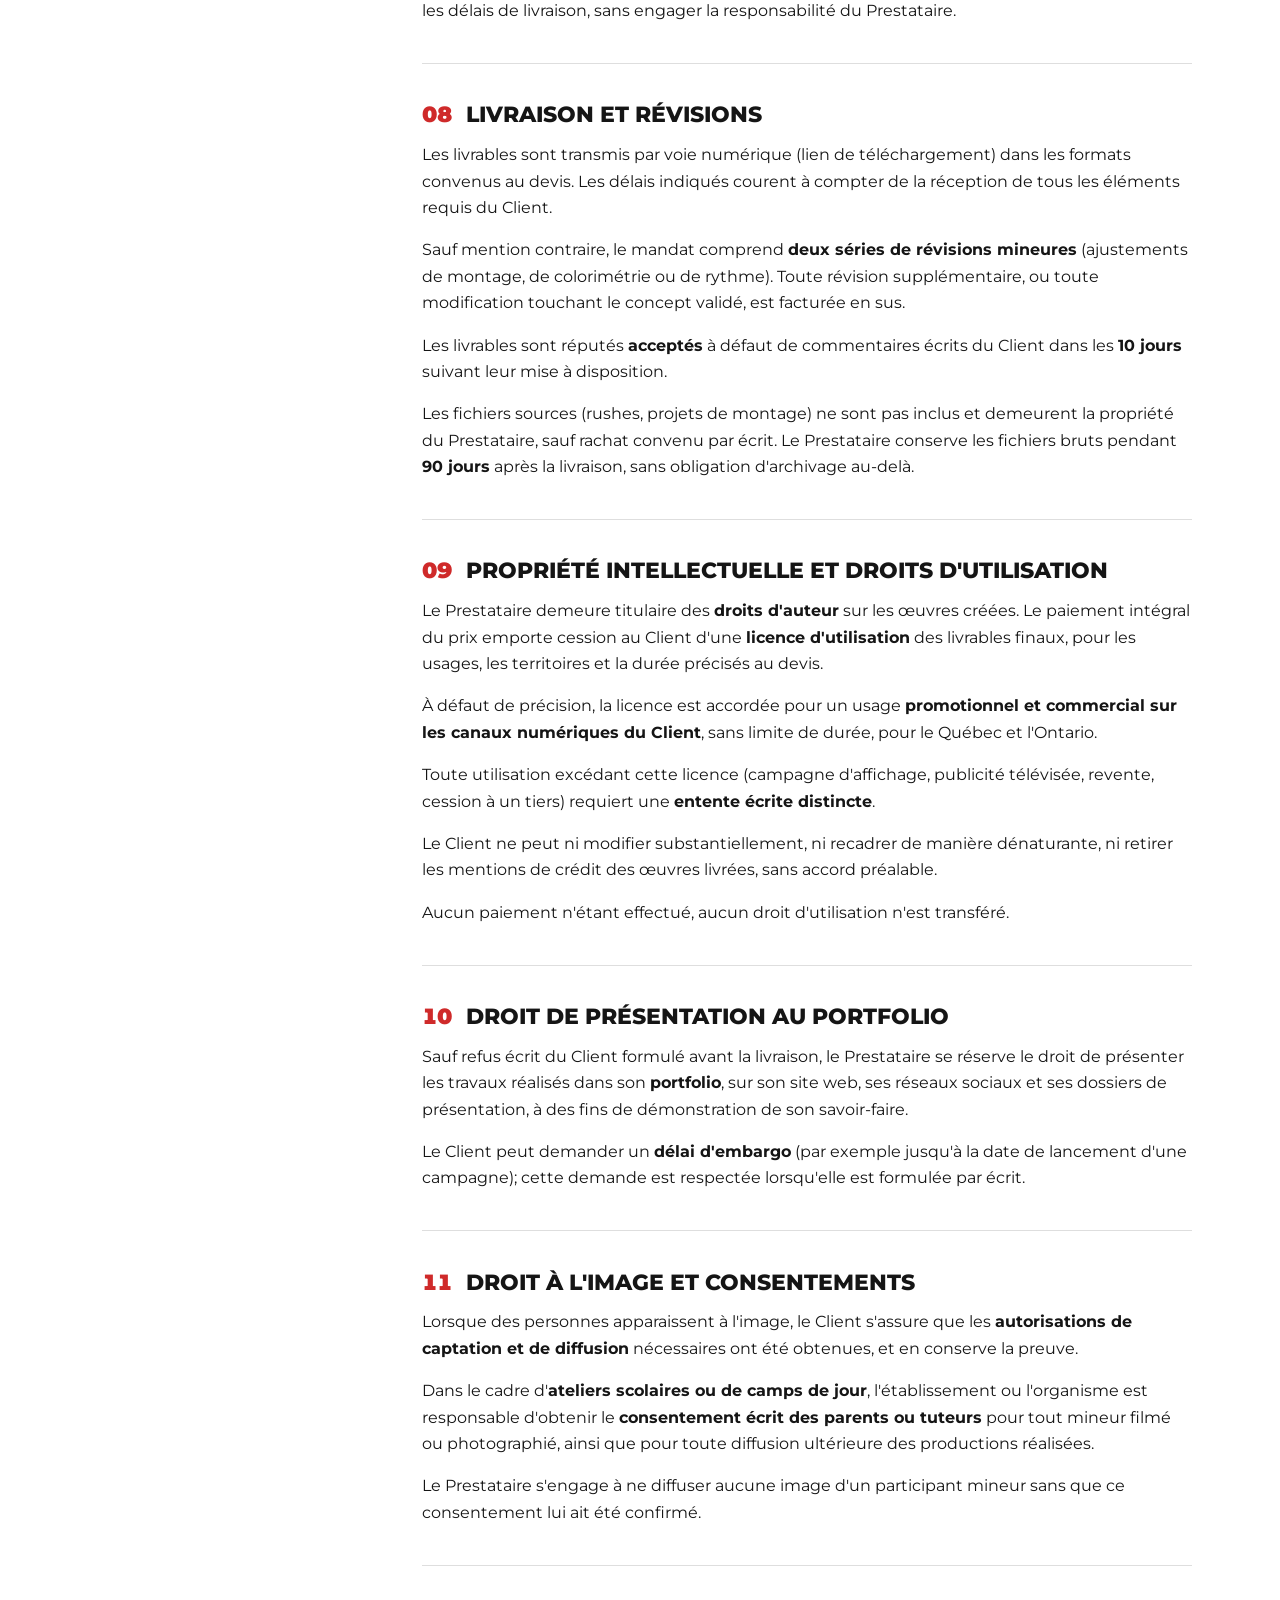
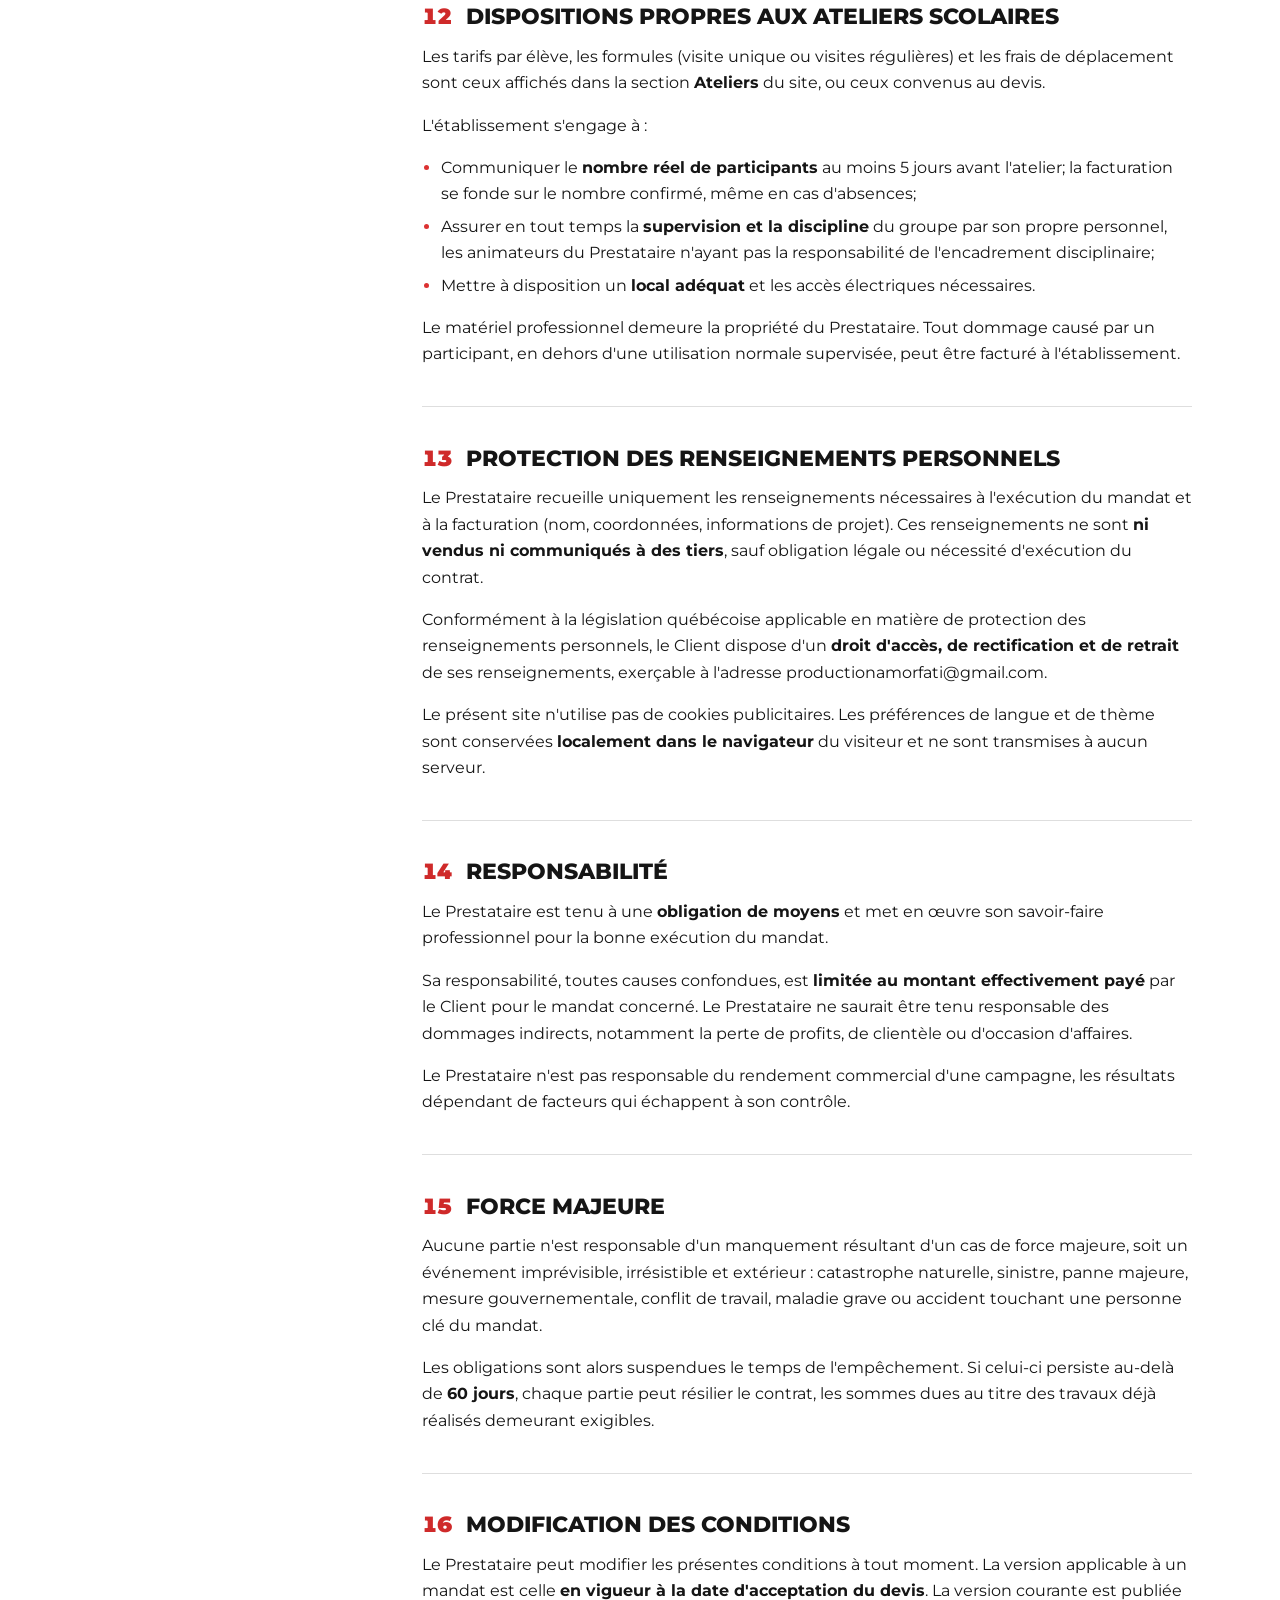
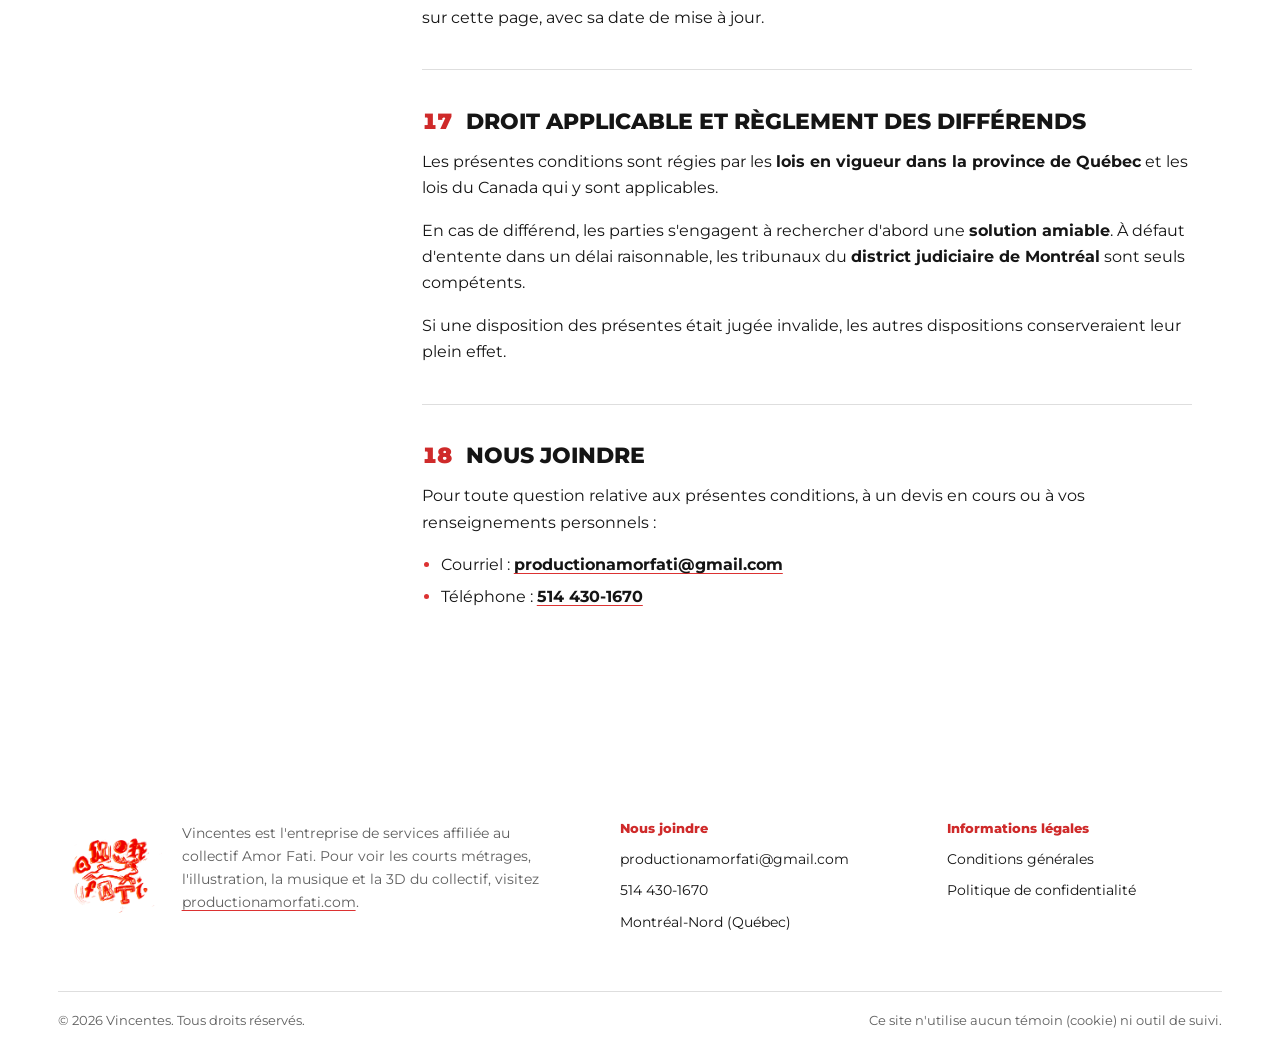
<file: conditions.html>
<!DOCTYPE html>
<html lang="fr-CA">
<head>
    <meta charset="UTF-8">
    <meta name="viewport" content="width=device-width, initial-scale=1">
    <title data-en="Terms and conditions | Vincentes">Conditions générales | Vincentes</title>
    <meta name="description" content="Conditions générales encadrant les services de Vincentes : devis, paiement, annulation, livraison, propriété intellectuelle et ateliers scolaires.">
    <meta name="author" content="Vincentes">
    <meta name="robots" content="index, follow">
    <meta name="theme-color" content="#dc3232">

    <link rel="canonical" href="https://servicesvincentes.com/conditions.html">
    <!-- Aperçu lors des partages (Facebook, LinkedIn, iMessage...) -->
    <meta property="og:type" content="website">
    <meta property="og:url" content="https://servicesvincentes.com/conditions.html">
    <meta property="og:site_name" content="Vincentes">
    <meta property="og:locale" content="fr_CA">
    <meta property="og:locale:alternate" content="en_CA">
    <meta property="og:title" content="Conditions générales | Vincentes">
    <meta property="og:description" content="Conditions générales encadrant les services de Vincentes : devis, paiement, annulation, livraison, propriété intellectuelle et ateliers scolaires.">
    <meta property="og:image" content="https://servicesvincentes.com/assets/img/og-vincentes.png">
    <meta property="og:image:width" content="1200">
    <meta property="og:image:height" content="630">
    <meta name="twitter:card" content="summary_large_image">
    <meta name="twitter:image" content="https://servicesvincentes.com/assets/img/og-vincentes.png">

    <link rel="icon" type="image/png" href="assets/img/favicon.png">
    <link rel="apple-touch-icon" href="assets/img/apple-touch-icon.png">
    <link rel="stylesheet" href="assets/css/style.css">
    <script src="assets/js/main.js"></script>
</head>
<body>
    <a class="skip" href="#contenu" data-en="Skip to content">Aller au contenu</a>

    <header class="site-header">
        <a class="brand" href="index.html" aria-label="Vincentes — accueil">
            <img src="assets/img/jackalope.png" alt="" width="362" height="209">
            <span>Vincentes</span>
        </a>
        <nav class="site-nav" id="site-nav" aria-label="Navigation principale">
            <a href="index.html#a-propos" data-en="About">À propos</a>
            <a href="index.html#services" data-en="Services">Services</a>
            <a href="index.html#projets" data-en="Work">Réalisations</a>
            <a href="index.html#forfaits" data-en="Packages">Forfaits</a>
            <a href="index.html#ateliers" data-en="School workshops">Ateliers scolaires</a>
            <a href="index.html#equipe" data-en="Team">Équipe</a>
            <a href="index.html#contact" data-en="Contact">Contact</a>
        </nav>
        <div class="tools">
            <button class="tool-btn" type="button" data-lang="fr" aria-pressed="true" aria-label="Français">FR</button>
            <button class="tool-btn" type="button" data-lang="en" aria-pressed="false" aria-label="English">EN</button>
            <button class="tool-btn" type="button" id="theme-btn" aria-pressed="false" data-en="Dark">Sombre</button>
            <button class="tool-btn menu-btn" type="button" id="menu-btn" aria-expanded="false" aria-controls="site-nav" data-en="Menu">Menu</button>
        </div>
    </header>

    <main id="contenu">
        <div class="legal-head">
            <div class="legal-head-inner">
                <p class="legal-meta">Dernière mise à jour : 9 novembre 2026</p>
                <h1>Conditions générales</h1>
                <p class="legal-intro">Les présentes conditions encadrent l'ensemble des prestations offertes par Vincentes. Nous vous invitons à en prendre connaissance avant de confirmer un devis : son acceptation ou le versement d'un acompte vaut adhésion à ces conditions.</p>
                <p class="legal-lang" lang="en">This document is available in French only. Write to us if you need help in English.</p>
            </div>
        </div>
        <div class="legal-wrap">
            <div class="legal-body">
                <nav class="legal-toc" aria-label="Sommaire">
                <p>Sommaire</p>
                <ol>
                    <li><a href="#cg-objet">Objet et acceptation</a></li>
                    <li><a href="#cg-identification">Identification du prestataire</a></li>
                    <li><a href="#cg-services">Description des services</a></li>
                    <li><a href="#cg-devis">Devis, commande et modifications</a></li>
                    <li><a href="#cg-tarifs">Tarifs et modalités de paiement</a></li>
                    <li><a href="#cg-annulation">Annulation et report</a></li>
                    <li><a href="#cg-obligations">Obligations du client</a></li>
                    <li><a href="#cg-livraison">Livraison et révisions</a></li>
                    <li><a href="#cg-propriete">Propriété intellectuelle et droits d'utilisation</a></li>
                    <li><a href="#cg-portfolio">Droit de présentation au portfolio</a></li>
                    <li><a href="#cg-image">Droit à l'image et consentements</a></li>
                    <li><a href="#cg-ateliers">Dispositions propres aux ateliers scolaires</a></li>
                    <li><a href="#cg-donnees">Protection des renseignements personnels</a></li>
                    <li><a href="#cg-responsabilite">Responsabilité</a></li>
                    <li><a href="#cg-force-majeure">Force majeure</a></li>
                    <li><a href="#cg-modifications">Modification des conditions</a></li>
                    <li><a href="#cg-droit">Droit applicable et règlement des différends</a></li>
                    <li><a href="#cg-contact-legal">Nous joindre</a></li>
                </ol>
            </nav>
                <div class="legal-articles">


            <section class="legal-art" id="cg-objet">
                <h2><span>01</span>Objet et acceptation</h2>
<p>Les présentes conditions générales encadrent toute prestation offerte par <strong>Vincentes</strong> (« le Prestataire ») à ses clients (« le Client »). Elles s'appliquent à l'ensemble des services : production de contenu publicitaire, réalisation de vidéoclips, photographie immobilière, séances photo et ateliers multimédia en milieu scolaire.</p>
<p>Toute commande, signature de devis, versement d'acompte ou début d'exécution emporte <strong>acceptation sans réserve</strong> des présentes conditions. Elles prévalent sur tout autre document du Client, sauf dérogation écrite acceptée par le Prestataire.</p>
            </section>
            <section class="legal-art" id="cg-identification">
                <h2><span>02</span>Identification du prestataire</h2>
<p><strong>Vincentes</strong> — entreprise de services de production visuelle affiliée au collectif Amor Fati, établie à Montréal-Nord (Québec, Canada).</p>
<ul>
<li>Courriel : <strong><a href="mailto:productionamorfati@gmail.com">productionamorfati@gmail.com</a></strong></li>
<li>Téléphone : <strong><a href="tel:+15144301670">514 430-1670</a></strong></li>
<li>Territoire desservi : Québec et Ontario</li>
</ul>
            </section>
            <section class="legal-art" id="cg-services">
                <h2><span>03</span>Description des services</h2>
<p>Le Prestataire offre notamment :</p>
<ul>
<li><strong>Contenu publicitaire</strong> : captation et montage de vidéos destinées aux réseaux sociaux et à la promotion commerciale.</li>
<li><strong>Vidéoclips</strong> : conception, tournage et montage de clips musicaux.</li>
<li><strong>Photographie immobilière</strong> : prises de vue de propriétés pour courtiers, propriétaires et locations.</li>
<li><strong>Séances photo</strong> : portraits, produits et événements, en studio ou en extérieur.</li>
<li><strong>Ateliers multimédia</strong> : activités pédagogiques en milieu scolaire et en camp de jour.</li>
</ul>
<p>L'étendue exacte des livrables, les délais et le prix sont définis dans le <strong>devis</strong> propre à chaque mandat, lequel fait partie intégrante du contrat.</p>
            </section>
            <section class="legal-art" id="cg-devis">
                <h2><span>04</span>Devis, commande et modifications</h2>
<p>Chaque mandat fait l'objet d'un devis écrit, valable <strong>30 jours</strong> à compter de son envoi, sauf mention contraire. Le devis précise les prestations, le nombre de livrables, les délais et le montant.</p>
<p>Le contrat est formé à la date de l'acceptation écrite du devis par le Client, ou au versement de l'acompte.</p>
<p>Toute demande du Client qui modifie l'étendue du mandat après acceptation (ajout de livrables, changement de concept, journée de tournage supplémentaire) fait l'objet d'un <strong>avenant chiffré</strong> et peut entraîner un ajustement du prix et des délais.</p>
            </section>
            <section class="legal-art" id="cg-tarifs">
                <h2><span>05</span>Tarifs et modalités de paiement</h2>
<p>Les prix sont indiqués en <strong>dollars canadiens</strong>. Les taxes applicables, le cas échéant, s'ajoutent au montant indiqué.</p>
<p>Sauf entente contraire au devis :</p>
<ul>
<li>Un <strong>acompte de 30 %</strong> est exigible à la confirmation du mandat; il déclenche la réservation des dates.</li>
<li>Le <strong>solde</strong> est payable à la livraison des fichiers finaux.</li>
<li>Les factures sont payables dans un délai de <strong>30 jours</strong> suivant leur émission.</li>
</ul>
<p><strong>Frais de déplacement</strong> : 0,43 $ / km au départ de Montréal-Nord, facturés en sus lorsque applicable.</p>
<p>Tout retard de paiement peut entraîner des <strong>intérêts de 1,5 % par mois</strong> (18 % par année) sur le solde impayé, ainsi que la suspension des travaux en cours et la rétention des livrables.</p>
            </section>
            <section class="legal-art" id="cg-annulation">
                <h2><span>06</span>Annulation et report</h2>
<p><strong>Annulation par le Client</strong> — sauf entente contraire :</p>
<ul>
<li>Plus de <strong>7 jours</strong> avant la date prévue : l'acompte est conservé à titre de frais administratifs.</li>
<li>Entre <strong>7 jours et 48 heures</strong> : 50 % du montant total est exigible.</li>
<li>Moins de <strong>48 heures</strong> : la totalité du montant est exigible, les ressources ayant été réservées.</li>
</ul>
<p><strong>Report</strong> : un report demandé plus de 7 jours à l'avance est accepté sans frais, une fois par mandat, sous réserve des disponibilités.</p>
<p><strong>Annulation par le Prestataire</strong> : en cas d'empêchement majeur, le Prestataire propose une nouvelle date ou rembourse intégralement les sommes versées, sans autre indemnité.</p>
<p><strong>Intempéries</strong> : pour un tournage ou une séance en extérieur, les conditions météorologiques rendant la captation impossible donnent lieu à un report sans frais.</p>
            </section>
            <section class="legal-art" id="cg-obligations">
                <h2><span>07</span>Obligations du client</h2>
<p>Le Client s'engage à :</p>
<ul>
<li>Fournir en temps utile les informations, accès, autorisations et contenus nécessaires à l'exécution du mandat;</li>
<li>Garantir un <strong>accès sécuritaire</strong> aux lieux de tournage et obtenir les permis requis le cas échéant;</li>
<li>Désigner une personne-ressource habilitée à valider les étapes du projet;</li>
<li>S'assurer de détenir les <strong>droits sur tout élément qu'il fournit</strong> (musique, logos, images, marques) et garantir le Prestataire contre tout recours à ce sujet.</li>
</ul>
<p>Un retard du Client dans la transmission des éléments ou dans les validations reporte d'autant les délais de livraison, sans engager la responsabilité du Prestataire.</p>
            </section>
            <section class="legal-art" id="cg-livraison">
                <h2><span>08</span>Livraison et révisions</h2>
<p>Les livrables sont transmis par voie numérique (lien de téléchargement) dans les formats convenus au devis. Les délais indiqués courent à compter de la réception de tous les éléments requis du Client.</p>
<p>Sauf mention contraire, le mandat comprend <strong>deux séries de révisions mineures</strong> (ajustements de montage, de colorimétrie ou de rythme). Toute révision supplémentaire, ou toute modification touchant le concept validé, est facturée en sus.</p>
<p>Les livrables sont réputés <strong>acceptés</strong> à défaut de commentaires écrits du Client dans les <strong>10 jours</strong> suivant leur mise à disposition.</p>
<p>Les fichiers sources (rushes, projets de montage) ne sont pas inclus et demeurent la propriété du Prestataire, sauf rachat convenu par écrit. Le Prestataire conserve les fichiers bruts pendant <strong>90 jours</strong> après la livraison, sans obligation d'archivage au-delà.</p>
            </section>
            <section class="legal-art" id="cg-propriete">
                <h2><span>09</span>Propriété intellectuelle et droits d'utilisation</h2>
<p>Le Prestataire demeure titulaire des <strong>droits d'auteur</strong> sur les œuvres créées. Le paiement intégral du prix emporte cession au Client d'une <strong>licence d'utilisation</strong> des livrables finaux, pour les usages, les territoires et la durée précisés au devis.</p>
<p>À défaut de précision, la licence est accordée pour un usage <strong>promotionnel et commercial sur les canaux numériques du Client</strong>, sans limite de durée, pour le Québec et l'Ontario.</p>
<p>Toute utilisation excédant cette licence (campagne d'affichage, publicité télévisée, revente, cession à un tiers) requiert une <strong>entente écrite distincte</strong>.</p>
<p>Le Client ne peut ni modifier substantiellement, ni recadrer de manière dénaturante, ni retirer les mentions de crédit des œuvres livrées, sans accord préalable.</p>
<p>Aucun paiement n'étant effectué, aucun droit d'utilisation n'est transféré.</p>
            </section>
            <section class="legal-art" id="cg-portfolio">
                <h2><span>10</span>Droit de présentation au portfolio</h2>
<p>Sauf refus écrit du Client formulé avant la livraison, le Prestataire se réserve le droit de présenter les travaux réalisés dans son <strong>portfolio</strong>, sur son site web, ses réseaux sociaux et ses dossiers de présentation, à des fins de démonstration de son savoir-faire.</p>
<p>Le Client peut demander un <strong>délai d'embargo</strong> (par exemple jusqu'à la date de lancement d'une campagne); cette demande est respectée lorsqu'elle est formulée par écrit.</p>
            </section>
            <section class="legal-art" id="cg-image">
                <h2><span>11</span>Droit à l'image et consentements</h2>
<p>Lorsque des personnes apparaissent à l'image, le Client s'assure que les <strong>autorisations de captation et de diffusion</strong> nécessaires ont été obtenues, et en conserve la preuve.</p>
<p>Dans le cadre d'<strong>ateliers scolaires ou de camps de jour</strong>, l'établissement ou l'organisme est responsable d'obtenir le <strong>consentement écrit des parents ou tuteurs</strong> pour tout mineur filmé ou photographié, ainsi que pour toute diffusion ultérieure des productions réalisées.</p>
<p>Le Prestataire s'engage à ne diffuser aucune image d'un participant mineur sans que ce consentement lui ait été confirmé.</p>
            </section>
            <section class="legal-art" id="cg-ateliers">
                <h2><span>12</span>Dispositions propres aux ateliers scolaires</h2>
<p>Les tarifs par élève, les formules (visite unique ou visites régulières) et les frais de déplacement sont ceux affichés dans la section <strong>Ateliers</strong> du site, ou ceux convenus au devis.</p>
<p>L'établissement s'engage à :</p>
<ul>
<li>Communiquer le <strong>nombre réel de participants</strong> au moins 5 jours avant l'atelier; la facturation se fonde sur le nombre confirmé, même en cas d'absences;</li>
<li>Assurer en tout temps la <strong>supervision et la discipline</strong> du groupe par son propre personnel, les animateurs du Prestataire n'ayant pas la responsabilité de l'encadrement disciplinaire;</li>
<li>Mettre à disposition un <strong>local adéquat</strong> et les accès électriques nécessaires.</li>
</ul>
<p>Le matériel professionnel demeure la propriété du Prestataire. Tout dommage causé par un participant, en dehors d'une utilisation normale supervisée, peut être facturé à l'établissement.</p>
            </section>
            <section class="legal-art" id="cg-donnees">
                <h2><span>13</span>Protection des renseignements personnels</h2>
<p>Le Prestataire recueille uniquement les renseignements nécessaires à l'exécution du mandat et à la facturation (nom, coordonnées, informations de projet). Ces renseignements ne sont <strong>ni vendus ni communiqués à des tiers</strong>, sauf obligation légale ou nécessité d'exécution du contrat.</p>
<p>Conformément à la législation québécoise applicable en matière de protection des renseignements personnels, le Client dispose d'un <strong>droit d'accès, de rectification et de retrait</strong> de ses renseignements, exerçable à l'adresse productionamorfati@gmail.com.</p>
<p>Le présent site n'utilise pas de cookies publicitaires. Les préférences de langue et de thème sont conservées <strong>localement dans le navigateur</strong> du visiteur et ne sont transmises à aucun serveur.</p>
            </section>
            <section class="legal-art" id="cg-responsabilite">
                <h2><span>14</span>Responsabilité</h2>
<p>Le Prestataire est tenu à une <strong>obligation de moyens</strong> et met en œuvre son savoir-faire professionnel pour la bonne exécution du mandat.</p>
<p>Sa responsabilité, toutes causes confondues, est <strong>limitée au montant effectivement payé</strong> par le Client pour le mandat concerné. Le Prestataire ne saurait être tenu responsable des dommages indirects, notamment la perte de profits, de clientèle ou d'occasion d'affaires.</p>
<p>Le Prestataire n'est pas responsable du rendement commercial d'une campagne, les résultats dépendant de facteurs qui échappent à son contrôle.</p>
            </section>
            <section class="legal-art" id="cg-force-majeure">
                <h2><span>15</span>Force majeure</h2>
<p>Aucune partie n'est responsable d'un manquement résultant d'un cas de force majeure, soit un événement imprévisible, irrésistible et extérieur : catastrophe naturelle, sinistre, panne majeure, mesure gouvernementale, conflit de travail, maladie grave ou accident touchant une personne clé du mandat.</p>
<p>Les obligations sont alors suspendues le temps de l'empêchement. Si celui-ci persiste au-delà de <strong>60 jours</strong>, chaque partie peut résilier le contrat, les sommes dues au titre des travaux déjà réalisés demeurant exigibles.</p>
            </section>
            <section class="legal-art" id="cg-modifications">
                <h2><span>16</span>Modification des conditions</h2>
<p>Le Prestataire peut modifier les présentes conditions à tout moment. La version applicable à un mandat est celle <strong>en vigueur à la date d'acceptation du devis</strong>. La version courante est publiée sur cette page, avec sa date de mise à jour.</p>
            </section>
            <section class="legal-art" id="cg-droit">
                <h2><span>17</span>Droit applicable et règlement des différends</h2>
<p>Les présentes conditions sont régies par les <strong>lois en vigueur dans la province de Québec</strong> et les lois du Canada qui y sont applicables.</p>
<p>En cas de différend, les parties s'engagent à rechercher d'abord une <strong>solution amiable</strong>. À défaut d'entente dans un délai raisonnable, les tribunaux du <strong>district judiciaire de Montréal</strong> sont seuls compétents.</p>
<p>Si une disposition des présentes était jugée invalide, les autres dispositions conserveraient leur plein effet.</p>
            </section>
            <section class="legal-art" id="cg-contact-legal">
                <h2><span>18</span>Nous joindre</h2>
<p>Pour toute question relative aux présentes conditions, à un devis en cours ou à vos renseignements personnels :</p>
<ul>
<li>Courriel : <strong><a href="mailto:productionamorfati@gmail.com">productionamorfati@gmail.com</a></strong></li>
<li>Téléphone : <strong><a href="tel:+15144301670">514 430-1670</a></strong></li>
</ul>
            </section>
                </div>
            </div>
        </div>
    </main>

    <footer class="site-footer">
        <div class="footer-inner">
            <div class="footer-brand">
                <img src="assets/img/logo-amorfati.webp" alt="Logo d'Amor Fati" width="480" height="474" loading="lazy">
                <p data-en="Vincentes is the service company affiliated with the Amor Fati collective. To see the collective's short films, illustration, music and 3D work, visit <a href='https://productionamorfati.com' target='_blank' rel='noopener'>productionamorfati.com</a>.">Vincentes est l'entreprise de services affiliée au collectif Amor Fati. Pour voir les courts métrages, l'illustration, la musique et la 3D du collectif, visitez <a href="https://productionamorfati.com" target="_blank" rel="noopener">productionamorfati.com</a>.</p>
            </div>
            <div class="footer-col">
                <h2 data-en="Contact">Nous joindre</h2>
                <ul>
                    <li><a href="mailto:productionamorfati@gmail.com">productionamorfati@gmail.com</a></li>
                    <li><a href="tel:+15144301670">514 430-1670</a></li>
                    <li data-en="Montréal-Nord, Quebec">Montréal-Nord (Québec)</li>
                </ul>
            </div>
            <div class="footer-col">
                <h2 data-en="Legal">Informations légales</h2>
                <ul>
                    <li><a href="conditions.html" data-en="Terms and conditions">Conditions générales</a></li>
                    <li><a href="confidentialite.html" data-en="Privacy policy">Politique de confidentialité</a></li>
                </ul>
            </div>
        </div>
        <div class="footer-legal">
            <p>&copy; <span id="year">2026</span> Vincentes. <span data-en="All rights reserved.">Tous droits réservés.</span></p>
            <p data-en="This site uses no cookies and no tracking tools.">Ce site n'utilise aucun témoin (cookie) ni outil de suivi.</p>
        </div>
    </footer>
</body>
</html>
</file>
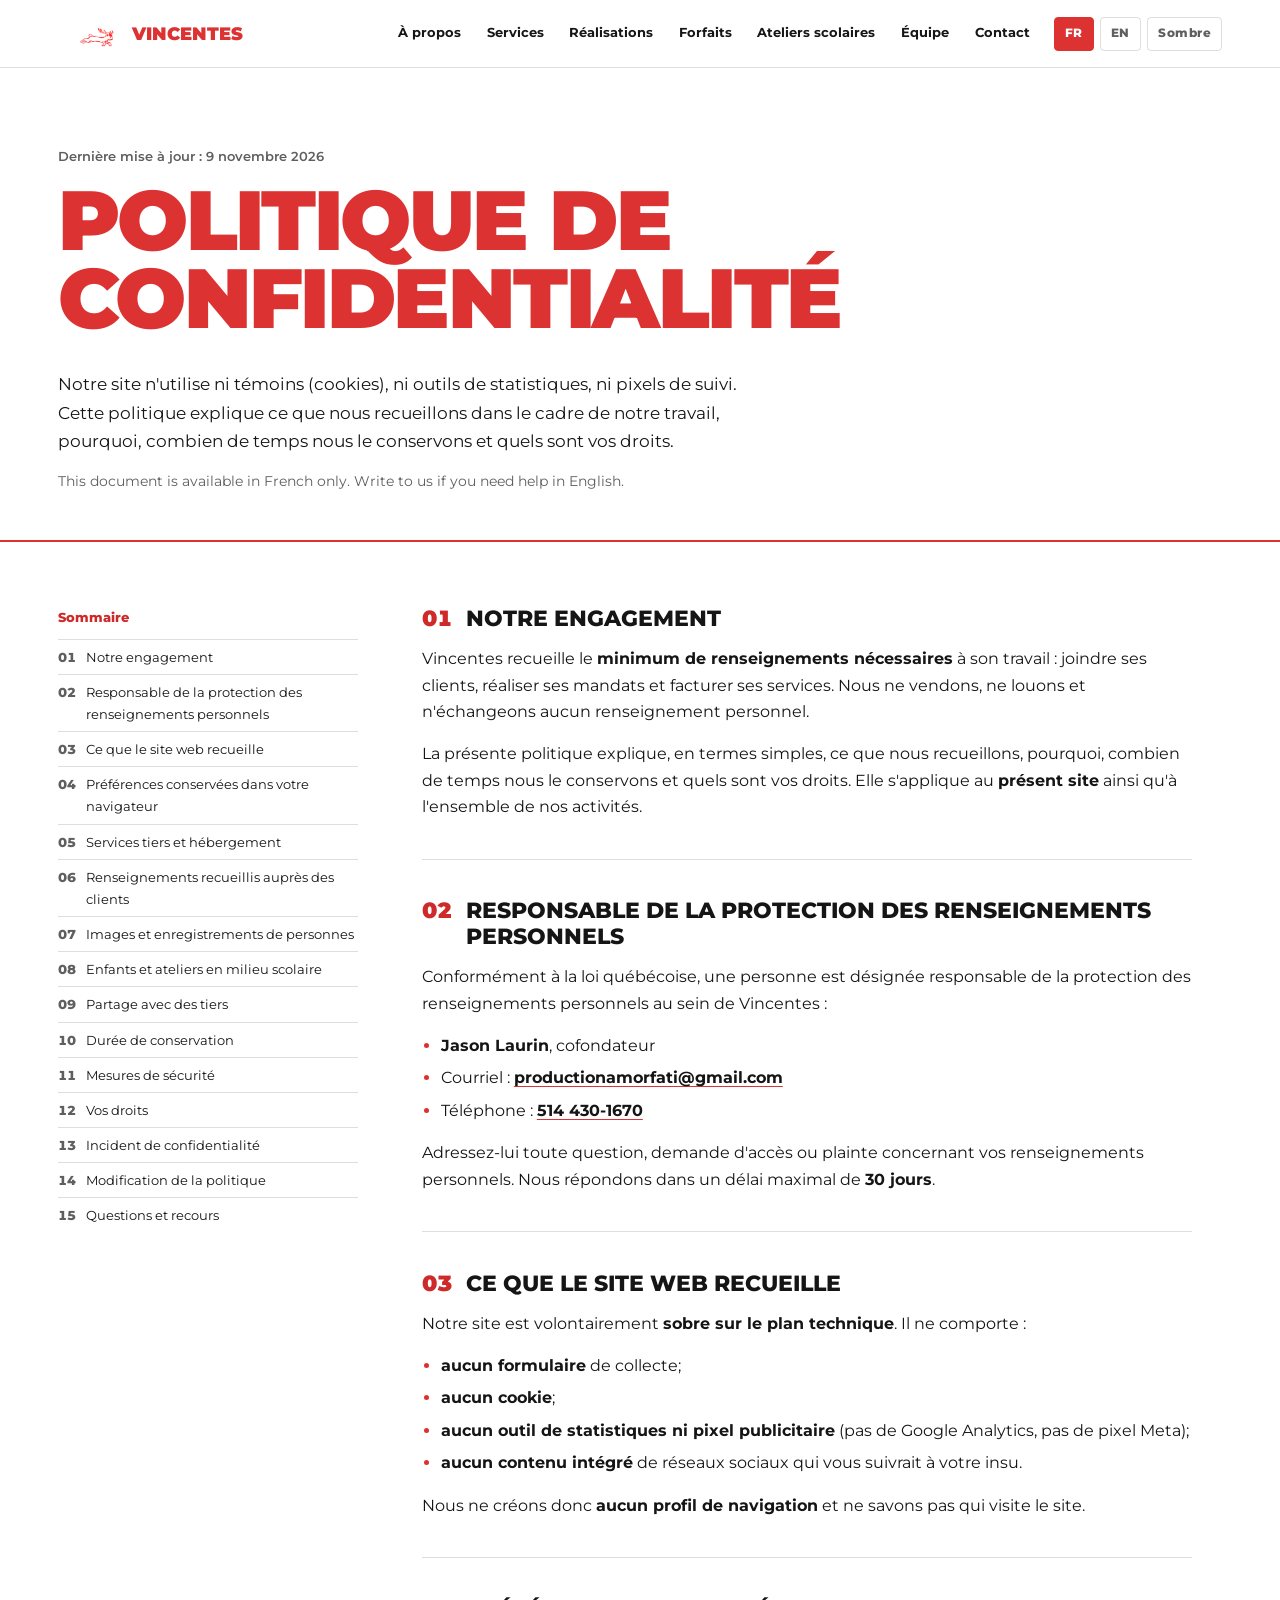
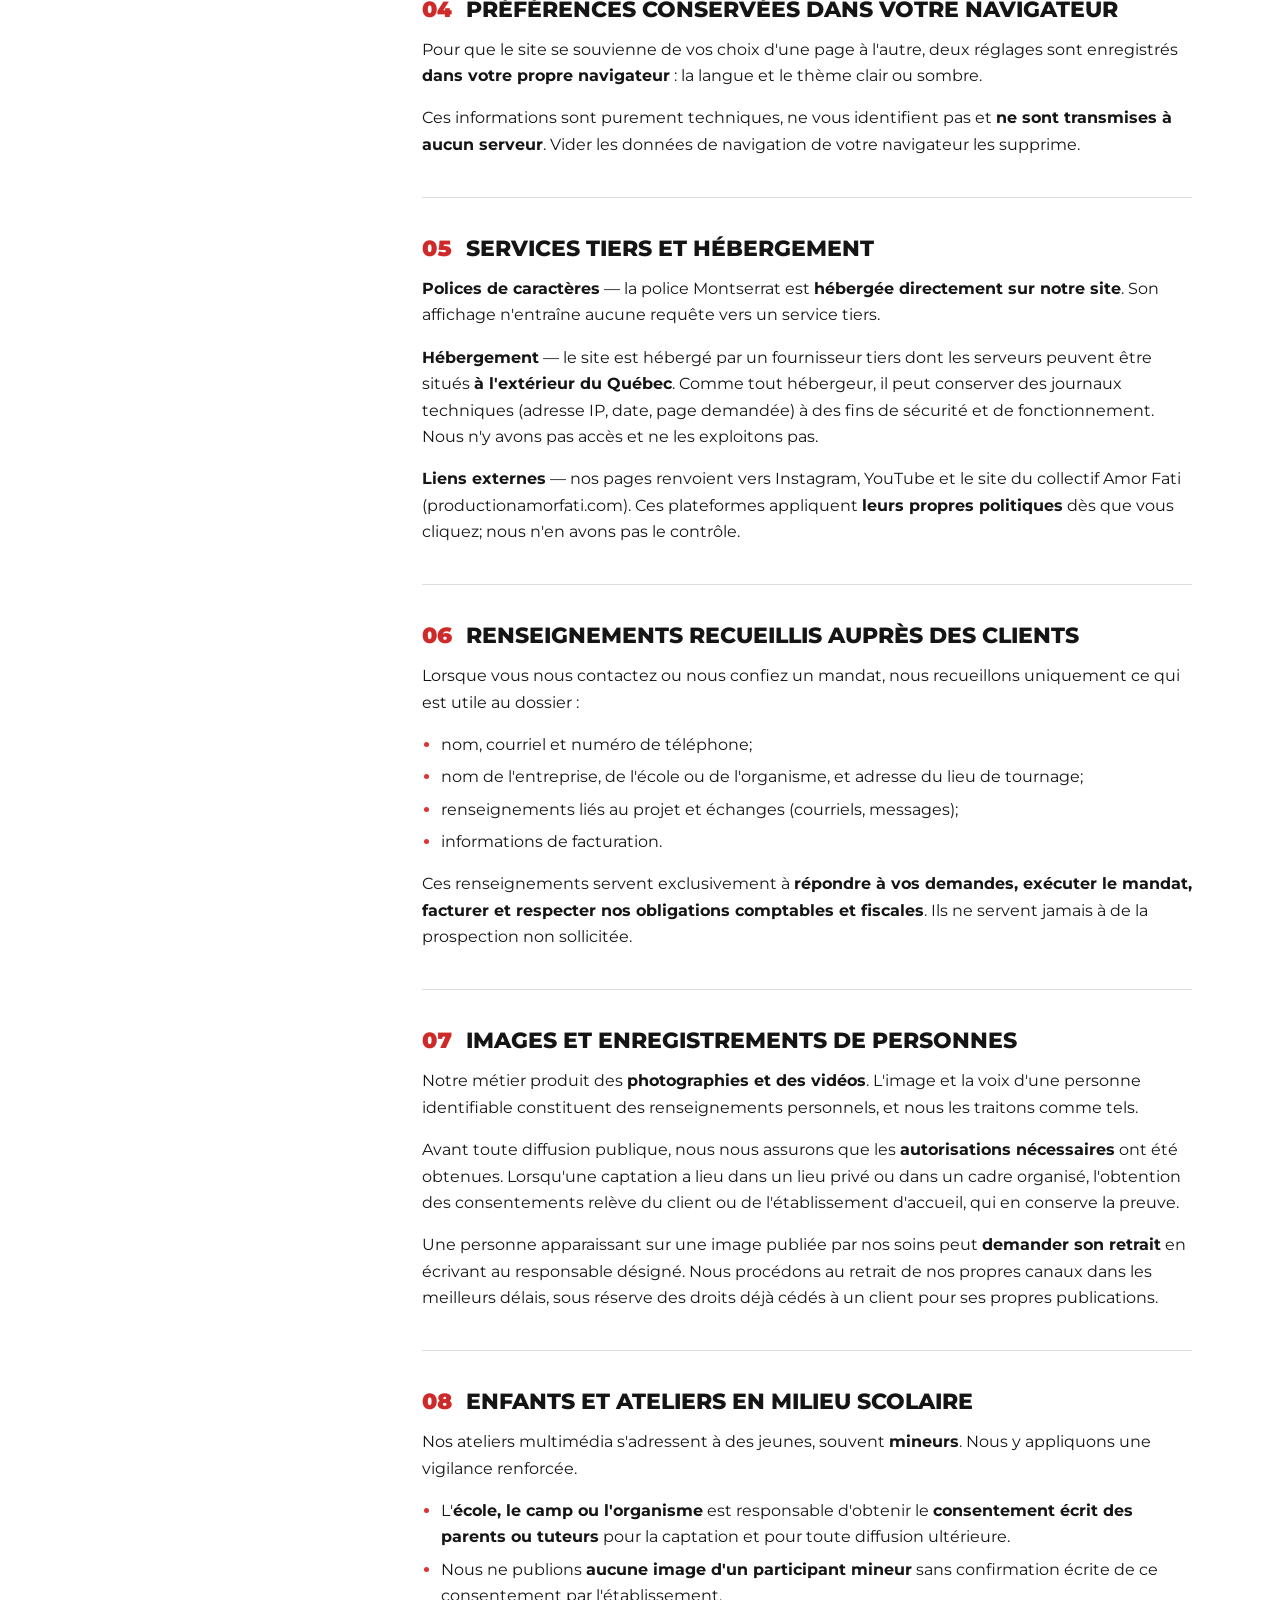
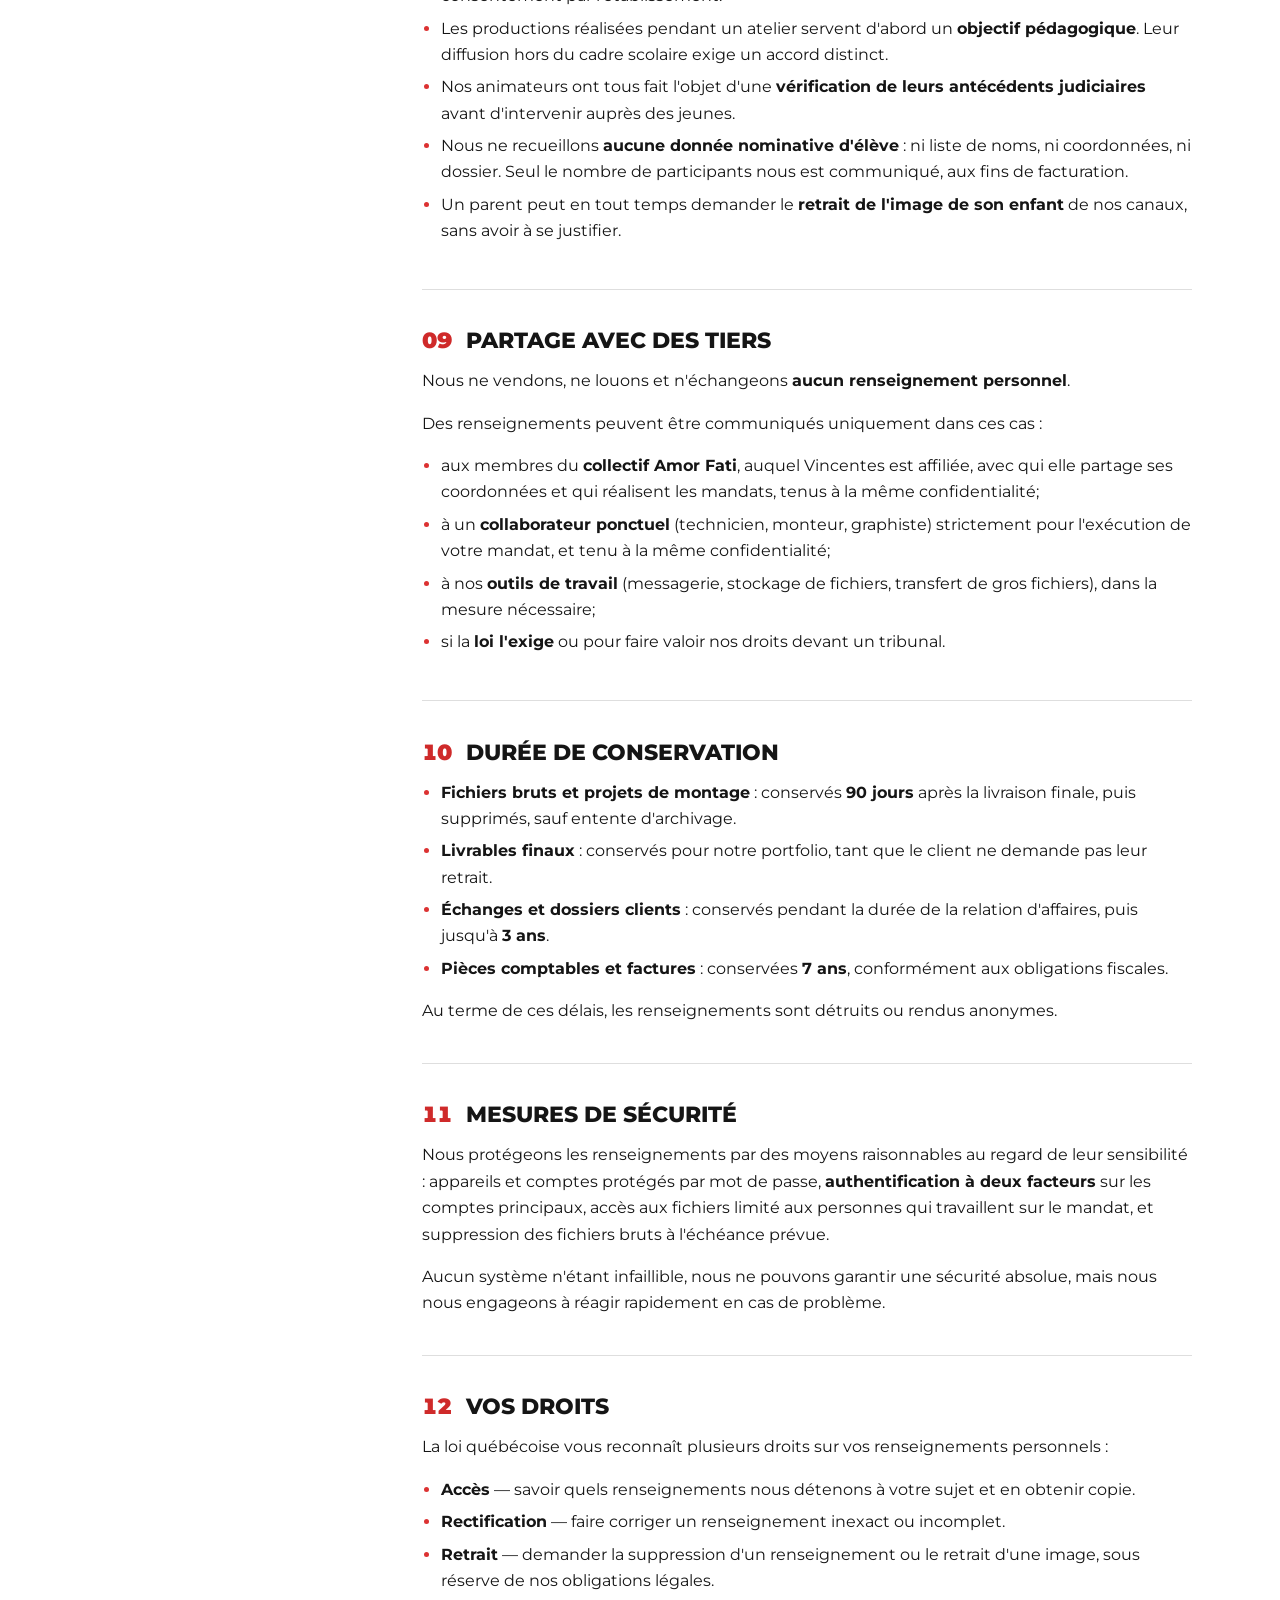
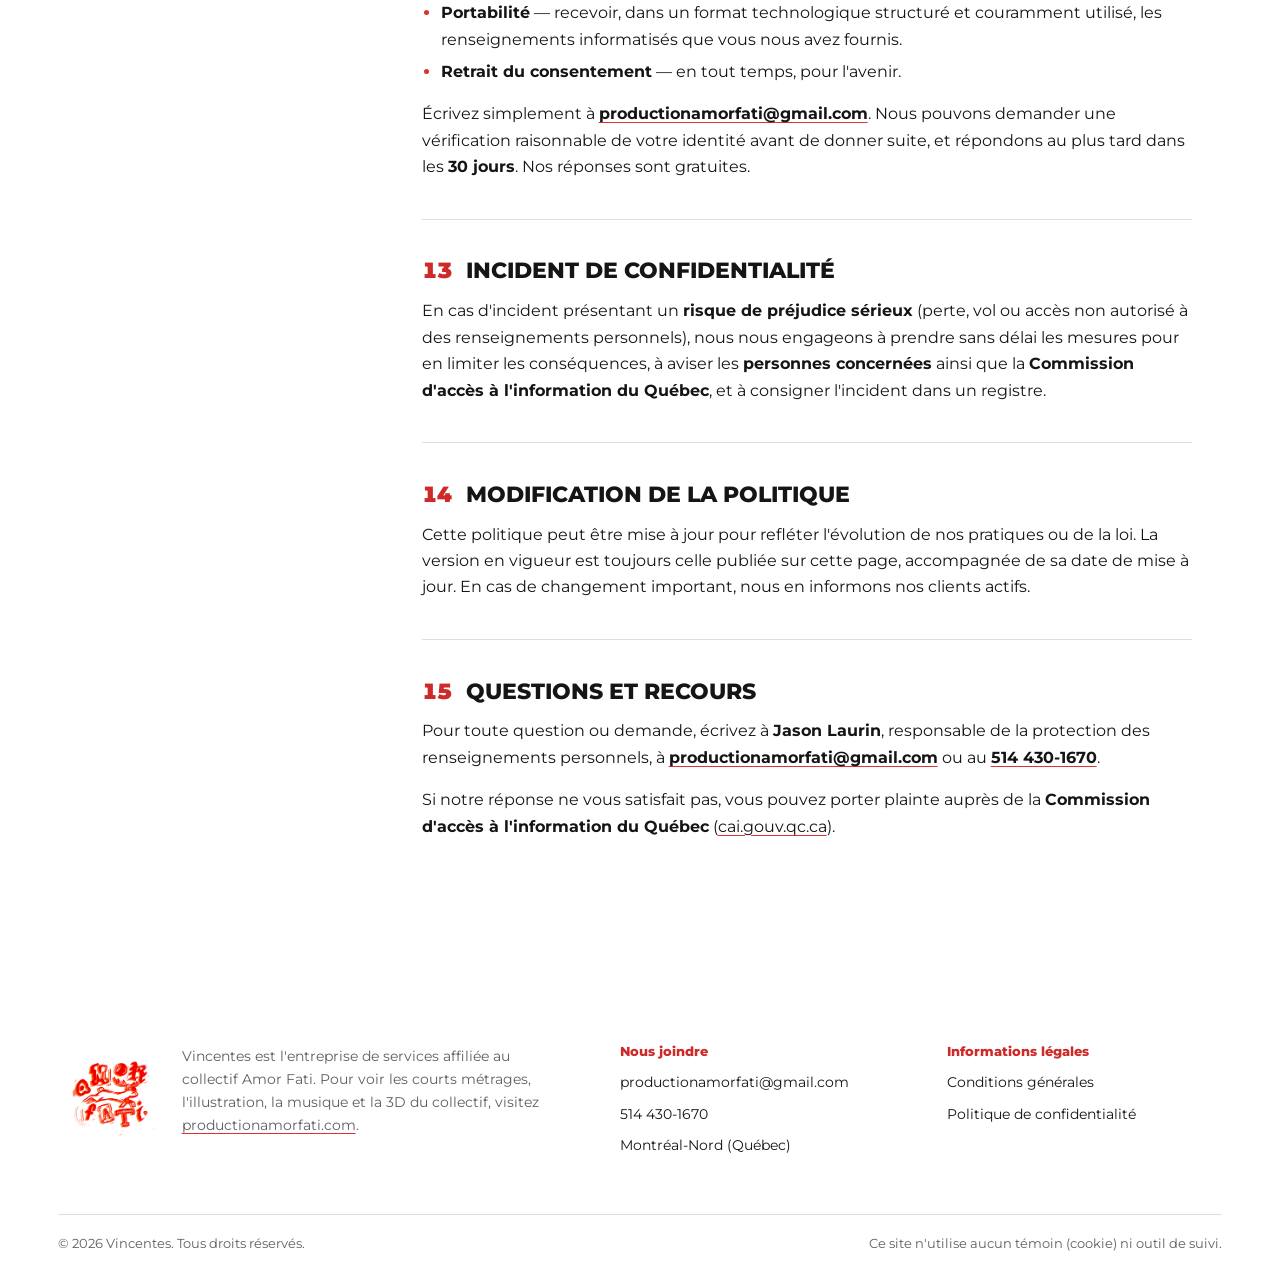
<file: confidentialite.html>
<!DOCTYPE html>
<html lang="fr-CA">
<head>
    <meta charset="UTF-8">
    <meta name="viewport" content="width=device-width, initial-scale=1">
    <title data-en="Privacy policy | Vincentes">Politique de confidentialité | Vincentes</title>
    <meta name="description" content="Politique de confidentialité de Vincentes : ce que nous recueillons, pourquoi, combien de temps nous le conservons et quels sont vos droits.">
    <meta name="author" content="Vincentes">
    <meta name="robots" content="index, follow">
    <meta name="theme-color" content="#dc3232">

    <link rel="canonical" href="https://servicesvincentes.com/confidentialite.html">
    <!-- Aperçu lors des partages (Facebook, LinkedIn, iMessage...) -->
    <meta property="og:type" content="website">
    <meta property="og:url" content="https://servicesvincentes.com/confidentialite.html">
    <meta property="og:site_name" content="Vincentes">
    <meta property="og:locale" content="fr_CA">
    <meta property="og:locale:alternate" content="en_CA">
    <meta property="og:title" content="Politique de confidentialité | Vincentes">
    <meta property="og:description" content="Politique de confidentialité de Vincentes : ce que nous recueillons, pourquoi, combien de temps nous le conservons et quels sont vos droits.">
    <meta property="og:image" content="https://servicesvincentes.com/assets/img/og-vincentes.png">
    <meta property="og:image:width" content="1200">
    <meta property="og:image:height" content="630">
    <meta name="twitter:card" content="summary_large_image">
    <meta name="twitter:image" content="https://servicesvincentes.com/assets/img/og-vincentes.png">

    <link rel="icon" type="image/png" href="assets/img/favicon.png">
    <link rel="apple-touch-icon" href="assets/img/apple-touch-icon.png">
    <link rel="stylesheet" href="assets/css/style.css">
    <script src="assets/js/main.js"></script>
</head>
<body>
    <a class="skip" href="#contenu" data-en="Skip to content">Aller au contenu</a>

    <header class="site-header">
        <a class="brand" href="index.html" aria-label="Vincentes — accueil">
            <img src="assets/img/jackalope.png" alt="" width="362" height="209">
            <span>Vincentes</span>
        </a>
        <nav class="site-nav" id="site-nav" aria-label="Navigation principale">
            <a href="index.html#a-propos" data-en="About">À propos</a>
            <a href="index.html#services" data-en="Services">Services</a>
            <a href="index.html#projets" data-en="Work">Réalisations</a>
            <a href="index.html#forfaits" data-en="Packages">Forfaits</a>
            <a href="index.html#ateliers" data-en="School workshops">Ateliers scolaires</a>
            <a href="index.html#equipe" data-en="Team">Équipe</a>
            <a href="index.html#contact" data-en="Contact">Contact</a>
        </nav>
        <div class="tools">
            <button class="tool-btn" type="button" data-lang="fr" aria-pressed="true" aria-label="Français">FR</button>
            <button class="tool-btn" type="button" data-lang="en" aria-pressed="false" aria-label="English">EN</button>
            <button class="tool-btn" type="button" id="theme-btn" aria-pressed="false" data-en="Dark">Sombre</button>
            <button class="tool-btn menu-btn" type="button" id="menu-btn" aria-expanded="false" aria-controls="site-nav" data-en="Menu">Menu</button>
        </div>
    </header>

    <main id="contenu">
        <div class="legal-head">
            <div class="legal-head-inner">
                <p class="legal-meta">Dernière mise à jour : 9 novembre 2026</p>
                <h1>Politique de confidentialité</h1>
                <p class="legal-intro">Notre site n'utilise ni témoins (cookies), ni outils de statistiques, ni pixels de suivi. Cette politique explique ce que nous recueillons dans le cadre de notre travail, pourquoi, combien de temps nous le conservons et quels sont vos droits.</p>
                <p class="legal-lang" lang="en">This document is available in French only. Write to us if you need help in English.</p>
            </div>
        </div>
        <div class="legal-wrap">
            <div class="legal-body">
                <nav class="legal-toc" aria-label="Sommaire">
                <p>Sommaire</p>
                <ol>
                    <li><a href="#pc-engagement">Notre engagement</a></li>
                    <li><a href="#pc-responsable">Responsable de la protection des renseignements personnels</a></li>
                    <li><a href="#pc-site">Ce que le site web recueille</a></li>
                    <li><a href="#pc-preferences">Préférences conservées dans votre navigateur</a></li>
                    <li><a href="#pc-tiers-techniques">Services tiers et hébergement</a></li>
                    <li><a href="#pc-clients">Renseignements recueillis auprès des clients</a></li>
                    <li><a href="#pc-images">Images et enregistrements de personnes</a></li>
                    <li><a href="#pc-mineurs">Enfants et ateliers en milieu scolaire</a></li>
                    <li><a href="#pc-partage">Partage avec des tiers</a></li>
                    <li><a href="#pc-conservation">Durée de conservation</a></li>
                    <li><a href="#pc-securite">Mesures de sécurité</a></li>
                    <li><a href="#pc-droits">Vos droits</a></li>
                    <li><a href="#pc-incident">Incident de confidentialité</a></li>
                    <li><a href="#pc-modifications-pc">Modification de la politique</a></li>
                    <li><a href="#pc-plainte">Questions et recours</a></li>
                </ol>
            </nav>
                <div class="legal-articles">


            <section class="legal-art" id="pc-engagement">
                <h2><span>01</span>Notre engagement</h2>
<p>Vincentes recueille le <strong>minimum de renseignements nécessaires</strong> à son travail : joindre ses clients, réaliser ses mandats et facturer ses services. Nous ne vendons, ne louons et n'échangeons aucun renseignement personnel.</p>
<p>La présente politique explique, en termes simples, ce que nous recueillons, pourquoi, combien de temps nous le conservons et quels sont vos droits. Elle s'applique au <strong>présent site</strong> ainsi qu'à l'ensemble de nos activités.</p>
            </section>
            <section class="legal-art" id="pc-responsable">
                <h2><span>02</span>Responsable de la protection des renseignements personnels</h2>
<p>Conformément à la loi québécoise, une personne est désignée responsable de la protection des renseignements personnels au sein de Vincentes :</p>
<ul>
<li><strong>Jason Laurin</strong>, cofondateur</li>
<li>Courriel : <strong><a href="mailto:productionamorfati@gmail.com">productionamorfati@gmail.com</a></strong></li>
<li>Téléphone : <strong><a href="tel:+15144301670">514 430-1670</a></strong></li>
</ul>
<p>Adressez-lui toute question, demande d'accès ou plainte concernant vos renseignements personnels. Nous répondons dans un délai maximal de <strong>30 jours</strong>.</p>
            </section>
            <section class="legal-art" id="pc-site">
                <h2><span>03</span>Ce que le site web recueille</h2>
<p>Notre site est volontairement <strong>sobre sur le plan technique</strong>. Il ne comporte :</p>
<ul>
<li><strong>aucun formulaire</strong> de collecte;</li>
<li><strong>aucun cookie</strong>;</li>
<li><strong>aucun outil de statistiques ni pixel publicitaire</strong> (pas de Google Analytics, pas de pixel Meta);</li>
<li><strong>aucun contenu intégré</strong> de réseaux sociaux qui vous suivrait à votre insu.</li>
</ul>
<p>Nous ne créons donc <strong>aucun profil de navigation</strong> et ne savons pas qui visite le site.</p>
            </section>
            <section class="legal-art" id="pc-preferences">
                <h2><span>04</span>Préférences conservées dans votre navigateur</h2>
<p>Pour que le site se souvienne de vos choix d'une page à l'autre, deux réglages sont enregistrés <strong>dans votre propre navigateur</strong> : la langue et le thème clair ou sombre.</p>
<p>Ces informations sont purement techniques, ne vous identifient pas et <strong>ne sont transmises à aucun serveur</strong>. Vider les données de navigation de votre navigateur les supprime.</p>
            </section>
            <section class="legal-art" id="pc-tiers-techniques">
                <h2><span>05</span>Services tiers et hébergement</h2>
<p><strong>Polices de caractères</strong> — la police Montserrat est <strong>hébergée directement sur notre site</strong>. Son affichage n'entraîne aucune requête vers un service tiers.</p>
<p><strong>Hébergement</strong> — le site est hébergé par un fournisseur tiers dont les serveurs peuvent être situés <strong>à l'extérieur du Québec</strong>. Comme tout hébergeur, il peut conserver des journaux techniques (adresse IP, date, page demandée) à des fins de sécurité et de fonctionnement. Nous n'y avons pas accès et ne les exploitons pas.</p>
<p><strong>Liens externes</strong> — nos pages renvoient vers Instagram, YouTube et le site du collectif Amor Fati (productionamorfati.com). Ces plateformes appliquent <strong>leurs propres politiques</strong> dès que vous cliquez; nous n'en avons pas le contrôle.</p>
            </section>
            <section class="legal-art" id="pc-clients">
                <h2><span>06</span>Renseignements recueillis auprès des clients</h2>
<p>Lorsque vous nous contactez ou nous confiez un mandat, nous recueillons uniquement ce qui est utile au dossier :</p>
<ul>
<li>nom, courriel et numéro de téléphone;</li>
<li>nom de l'entreprise, de l'école ou de l'organisme, et adresse du lieu de tournage;</li>
<li>renseignements liés au projet et échanges (courriels, messages);</li>
<li>informations de facturation.</li>
</ul>
<p>Ces renseignements servent exclusivement à <strong>répondre à vos demandes, exécuter le mandat, facturer et respecter nos obligations comptables et fiscales</strong>. Ils ne servent jamais à de la prospection non sollicitée.</p>
            </section>
            <section class="legal-art" id="pc-images">
                <h2><span>07</span>Images et enregistrements de personnes</h2>
<p>Notre métier produit des <strong>photographies et des vidéos</strong>. L'image et la voix d'une personne identifiable constituent des renseignements personnels, et nous les traitons comme tels.</p>
<p>Avant toute diffusion publique, nous nous assurons que les <strong>autorisations nécessaires</strong> ont été obtenues. Lorsqu'une captation a lieu dans un lieu privé ou dans un cadre organisé, l'obtention des consentements relève du client ou de l'établissement d'accueil, qui en conserve la preuve.</p>
<p>Une personne apparaissant sur une image publiée par nos soins peut <strong>demander son retrait</strong> en écrivant au responsable désigné. Nous procédons au retrait de nos propres canaux dans les meilleurs délais, sous réserve des droits déjà cédés à un client pour ses propres publications.</p>
            </section>
            <section class="legal-art" id="pc-mineurs">
                <h2><span>08</span>Enfants et ateliers en milieu scolaire</h2>
<p>Nos ateliers multimédia s'adressent à des jeunes, souvent <strong>mineurs</strong>. Nous y appliquons une vigilance renforcée.</p>
<ul>
<li>L'<strong>école, le camp ou l'organisme</strong> est responsable d'obtenir le <strong>consentement écrit des parents ou tuteurs</strong> pour la captation et pour toute diffusion ultérieure.</li>
<li>Nous ne publions <strong>aucune image d'un participant mineur</strong> sans confirmation écrite de ce consentement par l'établissement.</li>
<li>Les productions réalisées pendant un atelier servent d'abord un <strong>objectif pédagogique</strong>. Leur diffusion hors du cadre scolaire exige un accord distinct.</li>
<li>Nos animateurs ont tous fait l'objet d'une <strong>vérification de leurs antécédents judiciaires</strong> avant d'intervenir auprès des jeunes.</li>
<li>Nous ne recueillons <strong>aucune donnée nominative d'élève</strong> : ni liste de noms, ni coordonnées, ni dossier. Seul le nombre de participants nous est communiqué, aux fins de facturation.</li>
<li>Un parent peut en tout temps demander le <strong>retrait de l'image de son enfant</strong> de nos canaux, sans avoir à se justifier.</li>
</ul>
            </section>
            <section class="legal-art" id="pc-partage">
                <h2><span>09</span>Partage avec des tiers</h2>
<p>Nous ne vendons, ne louons et n'échangeons <strong>aucun renseignement personnel</strong>.</p>
<p>Des renseignements peuvent être communiqués uniquement dans ces cas :</p>
<ul>
<li>aux membres du <strong>collectif Amor Fati</strong>, auquel Vincentes est affiliée, avec qui elle partage ses coordonnées et qui réalisent les mandats, tenus à la même confidentialité;</li>
<li>à un <strong>collaborateur ponctuel</strong> (technicien, monteur, graphiste) strictement pour l'exécution de votre mandat, et tenu à la même confidentialité;</li>
<li>à nos <strong>outils de travail</strong> (messagerie, stockage de fichiers, transfert de gros fichiers), dans la mesure nécessaire;</li>
<li>si la <strong>loi l'exige</strong> ou pour faire valoir nos droits devant un tribunal.</li>
</ul>
            </section>
            <section class="legal-art" id="pc-conservation">
                <h2><span>10</span>Durée de conservation</h2>
<ul>
<li><strong>Fichiers bruts et projets de montage</strong> : conservés <strong>90 jours</strong> après la livraison finale, puis supprimés, sauf entente d'archivage.</li>
<li><strong>Livrables finaux</strong> : conservés pour notre portfolio, tant que le client ne demande pas leur retrait.</li>
<li><strong>Échanges et dossiers clients</strong> : conservés pendant la durée de la relation d'affaires, puis jusqu'à <strong>3 ans</strong>.</li>
<li><strong>Pièces comptables et factures</strong> : conservées <strong>7 ans</strong>, conformément aux obligations fiscales.</li>
</ul>
<p>Au terme de ces délais, les renseignements sont détruits ou rendus anonymes.</p>
            </section>
            <section class="legal-art" id="pc-securite">
                <h2><span>11</span>Mesures de sécurité</h2>
<p>Nous protégeons les renseignements par des moyens raisonnables au regard de leur sensibilité : appareils et comptes protégés par mot de passe, <strong>authentification à deux facteurs</strong> sur les comptes principaux, accès aux fichiers limité aux personnes qui travaillent sur le mandat, et suppression des fichiers bruts à l'échéance prévue.</p>
<p>Aucun système n'étant infaillible, nous ne pouvons garantir une sécurité absolue, mais nous nous engageons à réagir rapidement en cas de problème.</p>
            </section>
            <section class="legal-art" id="pc-droits">
                <h2><span>12</span>Vos droits</h2>
<p>La loi québécoise vous reconnaît plusieurs droits sur vos renseignements personnels :</p>
<ul>
<li><strong>Accès</strong> — savoir quels renseignements nous détenons à votre sujet et en obtenir copie.</li>
<li><strong>Rectification</strong> — faire corriger un renseignement inexact ou incomplet.</li>
<li><strong>Retrait</strong> — demander la suppression d'un renseignement ou le retrait d'une image, sous réserve de nos obligations légales.</li>
<li><strong>Portabilité</strong> — recevoir, dans un format technologique structuré et couramment utilisé, les renseignements informatisés que vous nous avez fournis.</li>
<li><strong>Retrait du consentement</strong> — en tout temps, pour l'avenir.</li>
</ul>
<p>Écrivez simplement à <strong><a href="mailto:productionamorfati@gmail.com">productionamorfati@gmail.com</a></strong>. Nous pouvons demander une vérification raisonnable de votre identité avant de donner suite, et répondons au plus tard dans les <strong>30 jours</strong>. Nos réponses sont gratuites.</p>
            </section>
            <section class="legal-art" id="pc-incident">
                <h2><span>13</span>Incident de confidentialité</h2>
<p>En cas d'incident présentant un <strong>risque de préjudice sérieux</strong> (perte, vol ou accès non autorisé à des renseignements personnels), nous nous engageons à prendre sans délai les mesures pour en limiter les conséquences, à aviser les <strong>personnes concernées</strong> ainsi que la <strong>Commission d'accès à l'information du Québec</strong>, et à consigner l'incident dans un registre.</p>
            </section>
            <section class="legal-art" id="pc-modifications-pc">
                <h2><span>14</span>Modification de la politique</h2>
<p>Cette politique peut être mise à jour pour refléter l'évolution de nos pratiques ou de la loi. La version en vigueur est toujours celle publiée sur cette page, accompagnée de sa date de mise à jour. En cas de changement important, nous en informons nos clients actifs.</p>
            </section>
            <section class="legal-art" id="pc-plainte">
                <h2><span>15</span>Questions et recours</h2>
<p>Pour toute question ou demande, écrivez à <strong>Jason Laurin</strong>, responsable de la protection des renseignements personnels, à <strong><a href="mailto:productionamorfati@gmail.com">productionamorfati@gmail.com</a></strong> ou au <strong><a href="tel:+15144301670">514 430-1670</a></strong>.</p>
<p>Si notre réponse ne vous satisfait pas, vous pouvez porter plainte auprès de la <strong>Commission d'accès à l'information du Québec</strong> (<a href="https://www.cai.gouv.qc.ca" target="_blank" rel="noopener">cai.gouv.qc.ca</a>).</p>
            </section>
                </div>
            </div>
        </div>
    </main>

    <footer class="site-footer">
        <div class="footer-inner">
            <div class="footer-brand">
                <img src="assets/img/logo-amorfati.webp" alt="Logo d'Amor Fati" width="480" height="474" loading="lazy">
                <p data-en="Vincentes is the service company affiliated with the Amor Fati collective. To see the collective's short films, illustration, music and 3D work, visit <a href='https://productionamorfati.com' target='_blank' rel='noopener'>productionamorfati.com</a>.">Vincentes est l'entreprise de services affiliée au collectif Amor Fati. Pour voir les courts métrages, l'illustration, la musique et la 3D du collectif, visitez <a href="https://productionamorfati.com" target="_blank" rel="noopener">productionamorfati.com</a>.</p>
            </div>
            <div class="footer-col">
                <h2 data-en="Contact">Nous joindre</h2>
                <ul>
                    <li><a href="mailto:productionamorfati@gmail.com">productionamorfati@gmail.com</a></li>
                    <li><a href="tel:+15144301670">514 430-1670</a></li>
                    <li data-en="Montréal-Nord, Quebec">Montréal-Nord (Québec)</li>
                </ul>
            </div>
            <div class="footer-col">
                <h2 data-en="Legal">Informations légales</h2>
                <ul>
                    <li><a href="conditions.html" data-en="Terms and conditions">Conditions générales</a></li>
                    <li><a href="confidentialite.html" data-en="Privacy policy">Politique de confidentialité</a></li>
                </ul>
            </div>
        </div>
        <div class="footer-legal">
            <p>&copy; <span id="year">2026</span> Vincentes. <span data-en="All rights reserved.">Tous droits réservés.</span></p>
            <p data-en="This site uses no cookies and no tracking tools.">Ce site n'utilise aucun témoin (cookie) ni outil de suivi.</p>
        </div>
    </footer>
</body>
</html>
</file>
<file: assets/css/style.css>
/* ==========================================================================
   Vincentes — feuille de style
   Couleurs et police reprises du portfolio Amor Fati (rouge #dc3232, Montserrat),
   dans un registre plus sobre.
   ========================================================================== */

/* --- Police hébergée localement (aucune requête vers un tiers) --- */
@font-face {
    font-family: "Montserrat";
    font-style: normal;
    font-weight: 100 900;
    font-display: swap;
    src: url("../fonts/montserrat-latin-ext-wght-normal.woff2") format("woff2-variations");
    unicode-range: U+0100-02BA, U+02BD-02C5, U+02C7-02CC, U+02CE-02D7, U+02DD-02FF, U+0304, U+0308, U+0329, U+1D00-1DBF, U+1E00-1E9F, U+1EF2-1EFF, U+2020, U+20A0-20AB, U+20AD-20C0, U+2113, U+2C60-2C7F, U+A720-A7FF;
}
@font-face {
    font-family: "Montserrat";
    font-style: normal;
    font-weight: 100 900;
    font-display: swap;
    src: url("../fonts/montserrat-latin-wght-normal.woff2") format("woff2-variations");
    unicode-range: U+0000-00FF, U+0131, U+0152-0153, U+02BB-02BC, U+02C6, U+02DA, U+02DC, U+0304, U+0308, U+0329, U+2000-206F, U+20AC, U+2122, U+2191, U+2193, U+2212, U+2215, U+FEFF, U+FFFD;
}

/* --- Variables --- */
:root {
    --red: #dc3232;
    --red-deep: #b62323;
    --red-text: #cf2a2a;          /* rouge pour petit texte sur fond clair */
    --ink: #151515;
    --paper: #ffffff;
    --panel: #f3f2f0;
    --muted: #5f5f5f;
    --line: rgba(21, 21, 21, 0.14);
    --grid: rgba(220, 50, 50, 0.09);
    --gutter: clamp(20px, 4.5vw, 64px);
    --max: 1320px;
    --header-h: 68px;
    color-scheme: light;
}
[data-theme="dark"] {
    --red-text: #f06262;
    --ink: #f1f1f1;
    --paper: #131313;
    --panel: #1c1c1c;
    --muted: #a6a6a6;
    --line: rgba(255, 255, 255, 0.15);
    --grid: rgba(220, 50, 50, 0.11);
    color-scheme: dark;
}

/* --- Base --- */
*, *::before, *::after { box-sizing: border-box; }
html { scroll-behavior: smooth; scroll-padding-top: calc(var(--header-h) + 16px); -webkit-text-size-adjust: 100%; }
body {
    margin: 0;
    font-family: "Montserrat", "Helvetica Neue", Arial, sans-serif;
    font-size: 1rem;
    line-height: 1.65;
    color: var(--ink);
    background: var(--paper);
    overflow-x: hidden;
}
img { max-width: 100%; height: auto; display: block; }
a { color: inherit; }
p { margin: 0 0 1em; }
h1, h2, h3, h4 { margin: 0; line-height: 1.1; font-weight: 800; }
ul, ol { margin: 0; padding: 0; }
:focus-visible { outline: 3px solid var(--red); outline-offset: 3px; }
.on-red :focus-visible, .member:focus-visible { outline-color: #fff; }
::selection { background: var(--red); color: #fff; }

.sr-only { position: absolute; width: 1px; height: 1px; overflow: hidden; clip: rect(0 0 0 0); white-space: nowrap; }
.skip { position: absolute; left: 12px; top: -60px; z-index: 200; background: var(--red); color: #fff; padding: 10px 16px; font-weight: 700; text-decoration: none; }
.skip:focus { top: 12px; }

/* --- Boutons --- */
.btn {
    display: inline-block;
    padding: 14px 26px;
    font: inherit;
    font-weight: 800;
    font-size: 0.86rem;
    letter-spacing: 0.04em;
    text-transform: uppercase;
    text-decoration: none;
    color: #fff;
    background: var(--red);
    border: 2px solid var(--red);
    border-radius: 4px;
    cursor: pointer;
    transition: background-color 0.2s ease, color 0.2s ease, border-color 0.2s ease;
}
.btn:hover { background: var(--red-deep); border-color: var(--red-deep); }
.btn.ghost { background: transparent; color: var(--ink); border-color: var(--ink); }
.btn.ghost:hover { background: var(--ink); color: var(--paper); }
.on-red .btn { background: #fff; color: var(--red-deep); border-color: #fff; }
.on-red .btn:hover { background: #151515; color: #fff; border-color: #151515; }
.on-red .btn.ghost { background: transparent; color: #fff; border-color: #fff; }
.on-red .btn.ghost:hover { background: #fff; color: var(--red-deep); }

/* ==========================================================================
   En-tête
   ========================================================================== */
.site-header {
    position: sticky; top: 0; z-index: 100;
    height: var(--header-h);
    display: flex; align-items: center; gap: 24px;
    padding: 0 var(--gutter);
    background: var(--paper);
    border-bottom: 1px solid var(--line);
}
.brand { display: flex; align-items: center; gap: 12px; text-decoration: none; margin-right: auto; }
.brand img { width: 62px; height: auto; }
.brand span { font-weight: 900; font-size: 1.12rem; letter-spacing: 0.02em; text-transform: uppercase; color: var(--red); }
.site-nav { display: flex; gap: clamp(14px, 2vw, 30px); }
.site-nav a { font-size: 0.82rem; font-weight: 700; text-decoration: none; padding: 6px 0; border-bottom: 2px solid transparent; }
.site-nav a:hover { color: var(--red-text); border-bottom-color: var(--red); }
.tools { display: flex; align-items: center; gap: 6px; }
.tool-btn {
    font: inherit; font-size: 0.72rem; font-weight: 800; letter-spacing: 0.05em;
    min-width: 40px; height: 34px; padding: 0 10px;
    color: var(--muted); background: transparent;
    border: 1px solid var(--line); border-radius: 4px; cursor: pointer;
}
.tool-btn:hover { color: var(--red-text); border-color: var(--red); }
.tool-btn[aria-pressed="true"] { background: var(--red); border-color: var(--red); color: #fff; }
.menu-btn { display: none; }

@media (max-width: 1020px) {
    .menu-btn { display: inline-block; }
    .site-nav {
        position: absolute; top: var(--header-h); left: 0; right: 0;
        flex-direction: column; gap: 0;
        background: var(--paper); border-bottom: 2px solid var(--red);
        padding: 8px var(--gutter) 18px;
        display: none;
    }
    .site-nav.open { display: flex; }
    .site-nav a { font-size: 1rem; padding: 13px 0; border-bottom: 1px solid var(--line); }
}
@media (max-width: 560px) {
    .brand img { display: none; }
    .brand span { font-size: 1rem; }
    .site-header { gap: 10px; }
    .tools { gap: 4px; }
    .tool-btn { min-width: 36px; padding: 0 8px; font-size: 0.68rem; }
}

/* ==========================================================================
   Accueil : le nom en très grand
   ========================================================================== */
.hero {
    position: relative;
    padding: clamp(22px, 3.5vw, 44px) var(--gutter) clamp(48px, 7vw, 96px);
    background-image:
        linear-gradient(var(--grid) 1px, transparent 1px),
        linear-gradient(90deg, var(--grid) 1px, transparent 1px);
    background-size: 100px 100px;
    background-position: center top;
}
.hero-inner { max-width: 1600px; margin: 0 auto; }
.hero-meta {
    display: flex; justify-content: space-between; gap: 24px;
    font-size: 0.8rem; font-weight: 600; color: var(--muted);
    margin-bottom: clamp(4px, 1vw, 12px);
}
.hero-meta { align-items: flex-end; }
.hero-meta p { margin: 0 0 10px; max-width: 34ch; }

.wordmark-wrap { position: relative; }
.wordmark {
    margin: 0;
    font-weight: 900;
    font-size: 15.4vw;                 /* ajusté précisément par main.js */
    line-height: 0.8;
    letter-spacing: -0.035em;
    text-transform: uppercase;
    color: var(--red);
    white-space: nowrap;
    padding: 0.05em 0 0.04em;
}
.wordmark-jackalope {
    width: clamp(84px, 11vw, 176px);
    flex-shrink: 0;
    margin-bottom: -0.4vw;
    animation: leap 1.1s cubic-bezier(0.2, 0.7, 0.2, 1) 0.15s backwards;
}
@keyframes leap {
    from { opacity: 0; transform: translate(-70%, 40%) rotate(-8deg); }
    to   { opacity: 1; transform: none; }
}

.hero-strip {
    list-style: none;
    display: flex; flex-wrap: wrap; align-items: center; justify-content: space-between;
    gap: 6px 18px;
    margin-top: clamp(10px, 1.6vw, 22px);
    padding: 12px clamp(16px, 2.4vw, 32px);
    background: var(--red);
    color: #fff;
    font-size: clamp(0.72rem, 1.05vw, 0.92rem);
    font-weight: 800;
    letter-spacing: 0.05em;
    text-transform: uppercase;
}
.hero-strip li { display: flex; align-items: center; gap: 18px; }
.hero-strip li + li::before { content: "+"; font-weight: 900; opacity: 0.75; }
.hero-strip a { text-decoration: none; }
.hero-strip a:hover { text-decoration: underline; text-underline-offset: 4px; }

.hero-body {
    display: grid;
    grid-template-columns: minmax(0, 1.1fr) minmax(0, 0.9fr);
    gap: clamp(28px, 5vw, 80px);
    align-items: start;
    margin-top: clamp(32px, 5vw, 72px);
}
.lede {
    font-size: clamp(1.35rem, 2.5vw, 2.3rem);
    font-weight: 700;
    line-height: 1.22;
    letter-spacing: -0.01em;
    max-width: 22ch;
    margin: 0 0 0.9em;
}
.hero-sub { color: var(--muted); max-width: 52ch; margin-bottom: 1.8em; }
.actions { display: flex; flex-wrap: wrap; gap: 12px; }
.hero-figure { margin: 0; }
.hero-figure img { width: 100%; aspect-ratio: 4 / 3; object-fit: cover; }
.hero-figure figcaption { display: flex; justify-content: space-between; gap: 12px; margin-top: 10px; font-size: 0.78rem; color: var(--muted); font-weight: 600; }

@media (max-width: 860px) {
    .hero-body { grid-template-columns: 1fr; align-items: start; }
    .hero-strip { justify-content: flex-start; }
    .hero-strip li { gap: 12px; }
}

/* ==========================================================================
   Sections : titre vertical à gauche, contenu à droite
   ========================================================================== */
.band { padding: clamp(60px, 8.5vw, 124px) var(--gutter); border-top: 1px solid var(--line); }
.band.tinted { background: var(--panel); }
.band-inner {
    max-width: var(--max); margin: 0 auto;
    display: grid;
    grid-template-columns: auto minmax(0, 1fr);
    gap: clamp(28px, 5vw, 84px);
    align-items: start;
}
.rail-title {
    writing-mode: vertical-rl;
    transform: rotate(180deg);
    position: sticky;
    top: calc(var(--header-h) + 28px);
    font-size: clamp(4.4rem, 9vw, 8.4rem);
    font-weight: 900;
    line-height: 0.8;
    letter-spacing: -0.03em;
    text-transform: uppercase;
    white-space: nowrap;
    color: var(--red);
}
.band-content { min-width: 0; }
.band-intro { font-size: clamp(1.15rem, 1.9vw, 1.6rem); font-weight: 600; line-height: 1.35; max-width: 34ch; margin-bottom: clamp(28px, 4vw, 52px); }
.prose { max-width: 66ch; }
.prose p { color: var(--muted); }
.note { font-size: 0.86rem; color: var(--muted); max-width: 72ch; }
.sub-title { font-size: clamp(1.15rem, 1.8vw, 1.45rem); text-transform: uppercase; letter-spacing: 0.01em; margin: clamp(44px, 6vw, 76px) 0 8px; }
.sub-title:first-child { margin-top: 0; }
.sub-lead { color: var(--muted); max-width: 66ch; margin-bottom: 22px; }

@media (max-width: 900px) {
    .band-inner { grid-template-columns: 1fr; gap: 26px; }
    .rail-title {
        writing-mode: horizontal-tb; transform: none; position: static;
        font-size: clamp(2.7rem, 13vw, 4.6rem); line-height: 0.9; white-space: normal;
    }
}

/* --- À propos --- */
.about-grid { display: grid; grid-template-columns: minmax(0, 1.15fr) minmax(0, 0.85fr); gap: clamp(28px, 4vw, 64px); align-items: start; }
.about-photos { display: grid; grid-template-columns: 1fr 1fr; gap: 12px; }
.about-photos img { width: 100%; aspect-ratio: 3 / 4; object-fit: cover; }
.about-photos img:last-child { margin-top: 36px; }
.facts { margin: clamp(30px, 4vw, 52px) 0 0; display: grid; grid-template-columns: repeat(2, minmax(0, 1fr)); gap: 0 clamp(24px, 3vw, 48px); }
.facts div { padding: 16px 0; border-top: 1px solid var(--line); }
.facts dt { font-weight: 800; font-size: 0.82rem; color: var(--red-text); margin-bottom: 4px; }
.facts dd { margin: 0; font-size: 0.94rem; }
@media (max-width: 1100px) { .about-grid { grid-template-columns: 1fr; } .about-photos { max-width: 520px; } }
@media (max-width: 560px) { .facts { grid-template-columns: 1fr; } }

/* --- Services : liste, pas de cartes --- */
.service-list { list-style: none; border-bottom: 2px solid var(--red); }
.service {
    display: grid;
    grid-template-columns: minmax(0, 0.9fr) minmax(0, 1.25fr) minmax(0, 0.6fr);
    gap: clamp(16px, 3vw, 48px);
    padding: clamp(22px, 2.6vw, 34px) 0;
    border-top: 2px solid var(--red);
    align-items: start;
}
.service h3 { font-size: clamp(1.25rem, 2.1vw, 1.85rem); text-transform: uppercase; letter-spacing: -0.005em; }
.service p { margin: 0; color: var(--muted); }
.service .price { font-weight: 700; font-size: 0.92rem; color: var(--ink); text-align: right; }
.service .price a { color: var(--red-text); text-underline-offset: 4px; }
@media (max-width: 860px) {
    .service { grid-template-columns: 1fr; gap: 10px; }
    .service .price { text-align: left; }
}

/* --- Réalisations : rangées de hauteur égale --- */
.work-row { display: flex; gap: 14px; margin-bottom: 14px; }
.work { flex: var(--ar) 1 0%; min-width: 0; text-decoration: none; display: block; }
.work-img { position: relative; aspect-ratio: var(--ar); overflow: hidden; background: #000; }
.work-img img { width: 100%; height: 100%; object-fit: cover; transition: transform 0.5s ease, opacity 0.3s ease; }
.work:hover .work-img img, .work:focus-visible .work-img img { transform: scale(1.04); opacity: 0.72; }
.work-play {
    position: absolute; left: 12px; bottom: 12px;
    padding: 7px 12px; background: var(--red); color: #fff;
    font-size: 0.72rem; font-weight: 800; letter-spacing: 0.05em; text-transform: uppercase;
}
.work-cap { display: flex; justify-content: space-between; gap: 10px; padding: 10px 0 6px; font-size: 0.9rem; }
.work-cap strong { font-weight: 800; }
.work-cap span { color: var(--muted); font-size: 0.8rem; white-space: nowrap; }
@media (max-width: 700px) {
    .work-row { display: grid; grid-template-columns: 1fr 1fr; gap: 12px; margin-bottom: 12px; }
    .work-img { aspect-ratio: 4 / 5; }
    .work.wide { grid-column: 1 / -1; }
    .work.wide .work-img { aspect-ratio: 16 / 10; }
    .work-cap { flex-direction: column; gap: 0; }
}

/* --- Tableaux de forfaits --- */
.table-wrap { overflow-x: auto; border-top: 2px solid var(--red); margin-bottom: 14px; }
table { width: 100%; border-collapse: collapse; font-size: 0.92rem; min-width: 620px; }
th, td { padding: 14px 16px 14px 0; text-align: left; vertical-align: top; border-bottom: 1px solid var(--line); }
thead th { font-size: 0.8rem; font-weight: 700; color: var(--muted); border-bottom: 1px solid var(--ink); white-space: nowrap; }
tbody th { font-weight: 600; }
.plans thead th { font-size: clamp(1.25rem, 2vw, 1.7rem); font-weight: 900; color: var(--red); line-height: 1.05; }
.plans thead th small { display: block; font-size: 0.76rem; font-weight: 600; color: var(--muted); margin-top: 4px; }
.plans th:first-child { width: 34%; }
.plans thead th:first-child { font-size: 0.8rem; font-weight: 700; color: var(--muted); vertical-align: bottom; }
td.amount, th.amount { font-weight: 900; color: var(--red-text); white-space: nowrap; font-size: 1.02rem; }
.none { color: var(--muted); }
.pdf-links { list-style: none; display: flex; flex-wrap: wrap; gap: 10px 26px; margin-top: 18px; font-size: 0.9rem; font-weight: 700; }
.pdf-links a { text-underline-offset: 4px; text-decoration-color: var(--red); text-decoration-thickness: 2px; }
.pdf-links a:hover { color: var(--red-text); }

/* --- Ateliers --- */
.workshops { display: grid; grid-template-columns: repeat(3, minmax(0, 1fr)); gap: clamp(16px, 2.4vw, 32px); margin-top: 8px; }
.workshop img { width: 100%; aspect-ratio: 3 / 2; object-fit: cover; margin-bottom: 16px; }
.workshop h4 { font-size: 1.05rem; text-transform: uppercase; margin-bottom: 10px; }
.workshop ul { list-style: none; color: var(--muted); font-size: 0.94rem; }
.workshop li { padding: 7px 0; border-top: 1px solid var(--line); }
.formulas { display: grid; grid-template-columns: repeat(2, minmax(0, 1fr)); gap: clamp(16px, 2.4vw, 32px); }
.formula { padding: 22px 0 0; border-top: 2px solid var(--red); }
.formula h4 { font-size: 1.05rem; text-transform: uppercase; margin-bottom: 8px; }
.formula p { color: var(--muted); margin: 0; }
@media (max-width: 760px) { .workshops, .formulas { grid-template-columns: 1fr; } }

/* --- Équipe : tuiles rouges --- */
.team { display: grid; grid-template-columns: repeat(6, minmax(0, 1fr)); gap: 12px; }
.member { display: block; background: var(--red); color: #fff; padding: 9px 9px 14px; text-decoration: none; transition: background-color 0.2s ease; }
.member:hover { background: var(--red-deep); }
.member img { width: 100%; aspect-ratio: 4 / 5; object-fit: cover; object-position: center top; background: #2a2a2e; }
.member-name { display: block; margin-top: 12px; font-weight: 800; font-size: 0.95rem; line-height: 1.2; text-transform: uppercase; }
.member-role { display: block; margin-top: 3px; font-size: 0.8rem; font-weight: 500; }
@media (max-width: 1100px) { .team { grid-template-columns: repeat(3, minmax(0, 1fr)); } }
@media (max-width: 560px) { .team { grid-template-columns: repeat(2, minmax(0, 1fr)); } }

/* ==========================================================================
   Contact (bloc rouge)
   ========================================================================== */
.contact { background: var(--red); color: #fff; padding: clamp(60px, 8.5vw, 124px) var(--gutter); }
.contact-inner { max-width: var(--max); margin: 0 auto; display: grid; grid-template-columns: minmax(0, 1.2fr) minmax(0, 0.8fr); gap: clamp(32px, 6vw, 96px); align-items: center; }
.contact h2 { font-size: clamp(2.5rem, 7.4vw, 6.6rem); font-weight: 900; line-height: 0.9; letter-spacing: -0.03em; text-transform: uppercase; margin-bottom: 0.35em; }
.contact-lead { font-size: 1.06rem; max-width: 46ch; margin-bottom: 1.8em; }
.contact-card { margin: 0; border-top: 2px solid #fff; }
.contact-card div { padding: 16px 0; border-bottom: 1px solid rgba(255, 255, 255, 0.45); }
.contact-card dt { font-size: 0.8rem; font-weight: 600; margin-bottom: 2px; }
.contact-card dd { margin: 0; font-size: clamp(1rem, 1.5vw, 1.2rem); font-weight: 800; overflow-wrap: anywhere; }
.contact-card dd a { text-decoration: none; }
.contact-card dd a:hover { text-decoration: underline; text-underline-offset: 4px; }
.contact-card small { display: block; font-size: 0.82rem; font-weight: 500; margin-top: 2px; }
@media (max-width: 860px) { .contact-inner { grid-template-columns: 1fr; align-items: start; } }

/* ==========================================================================
   Pied de page
   ========================================================================== */
.site-footer { padding: clamp(36px, 5vw, 64px) var(--gutter) 28px; background: var(--paper); }
.footer-inner { max-width: var(--max); margin: 0 auto; display: grid; grid-template-columns: minmax(0, 1.3fr) repeat(2, minmax(0, 0.7fr)); gap: clamp(24px, 4vw, 64px); }
.footer-brand { display: flex; gap: 20px; align-items: flex-start; }
.footer-brand img { width: 104px; flex-shrink: 0; }
.footer-brand p { font-size: 0.88rem; color: var(--muted); max-width: 40ch; margin: 0; }
.footer-brand a { text-decoration-color: var(--red); text-underline-offset: 3px; }
.footer-col h2 { font-size: 0.8rem; font-weight: 800; color: var(--red-text); margin-bottom: 12px; }
.footer-col ul { list-style: none; font-size: 0.9rem; }
.footer-col li { margin-bottom: 8px; }
.footer-col a { text-decoration: none; }
.footer-col a:hover { color: var(--red-text); text-decoration: underline; text-underline-offset: 3px; }
.footer-legal { max-width: var(--max); margin: clamp(28px, 4vw, 48px) auto 0; padding-top: 18px; border-top: 1px solid var(--line); font-size: 0.8rem; color: var(--muted); display: flex; flex-wrap: wrap; justify-content: space-between; gap: 8px 24px; }
.footer-legal p { margin: 0; }
@media (max-width: 760px) { .footer-inner { grid-template-columns: 1fr 1fr; } .footer-brand { grid-column: 1 / -1; } }

/* ==========================================================================
   Pages légales
   ========================================================================== */
.legal-head { padding: clamp(40px, 6vw, 84px) var(--gutter) clamp(28px, 4vw, 48px); border-bottom: 2px solid var(--red); }
.legal-head-inner, .legal-body { max-width: var(--max); margin: 0 auto; }
.legal-meta { font-size: 0.84rem; font-weight: 600; color: var(--muted); margin-bottom: 14px; }
.legal-head h1 { font-size: clamp(2.2rem, 6.6vw, 5.6rem); font-weight: 900; line-height: 0.92; letter-spacing: -0.03em; text-transform: uppercase; color: var(--red); margin-bottom: 0.4em; }
.legal-intro { font-size: 1.08rem; max-width: 66ch; margin: 0; }
.legal-lang { font-size: 0.86rem; color: var(--muted); margin: 14px 0 0; }
.legal-wrap { padding: clamp(32px, 5vw, 72px) var(--gutter) clamp(60px, 8vw, 110px); }
.legal-body { display: grid; grid-template-columns: minmax(220px, 300px) minmax(0, 1fr); gap: clamp(28px, 5vw, 84px); align-items: start; }
.legal-toc { position: sticky; top: calc(var(--header-h) + 24px); max-height: calc(100vh - var(--header-h) - 48px); overflow-y: auto; font-size: 0.84rem; }
.legal-toc > p { font-weight: 800; color: var(--red-text); margin-bottom: 10px; }
.legal-toc ol { list-style: none; counter-reset: toc; }
.legal-toc li { counter-increment: toc; display: flex; gap: 10px; padding: 6px 0; border-top: 1px solid var(--line); }
.legal-toc li::before { content: counter(toc, decimal-leading-zero); font-weight: 800; color: var(--muted); font-variant-numeric: tabular-nums; }
.legal-toc a { text-decoration: none; }
.legal-toc a:hover { color: var(--red-text); text-decoration: underline; text-underline-offset: 3px; }
.legal-articles { max-width: 70ch; }
.legal-art { padding: 0 0 clamp(26px, 3vw, 40px); }
.legal-art + .legal-art { padding-top: clamp(26px, 3vw, 40px); border-top: 1px solid var(--line); }
.legal-art h2 { display: flex; gap: 14px; align-items: baseline; font-size: clamp(1.1rem, 1.7vw, 1.35rem); text-transform: uppercase; margin-bottom: 14px; line-height: 1.2; }
.legal-art h2 span { color: var(--red-text); font-weight: 900; font-variant-numeric: tabular-nums; }
.legal-art ul { padding-left: 1.2em; margin: 0 0 1em; }
.legal-art li { margin-bottom: 6px; }
.legal-art li::marker { color: var(--red); }
.legal-art a { text-decoration-color: var(--red); text-underline-offset: 3px; }
.legal-art p:last-child, .legal-art ul:last-child { margin-bottom: 0; }
@media (max-width: 900px) {
    .legal-body { grid-template-columns: 1fr; }
    .legal-toc { position: static; max-height: none; }
}

/* --- Page 404 --- */
.lost { min-height: 62vh; display: grid; place-content: center; text-align: center; padding: 60px var(--gutter); }
.lost h1 { font-size: clamp(5rem, 22vw, 15rem); font-weight: 900; line-height: 0.85; color: var(--red); letter-spacing: -0.04em; }
.lost p { font-size: 1.1rem; margin: 18px auto 26px; max-width: 40ch; }

/* --- Mouvement réduit / impression --- */
@media (prefers-reduced-motion: reduce) {
    html { scroll-behavior: auto; }
    *, *::before, *::after { animation: none !important; transition: none !important; }
}
@media print {
    .site-header, .tools, .contact .actions, .legal-toc { display: none !important; }
    .hero { background: none; }
    body { font-size: 11pt; }
    .legal-body { display: block; }
}
</file>
